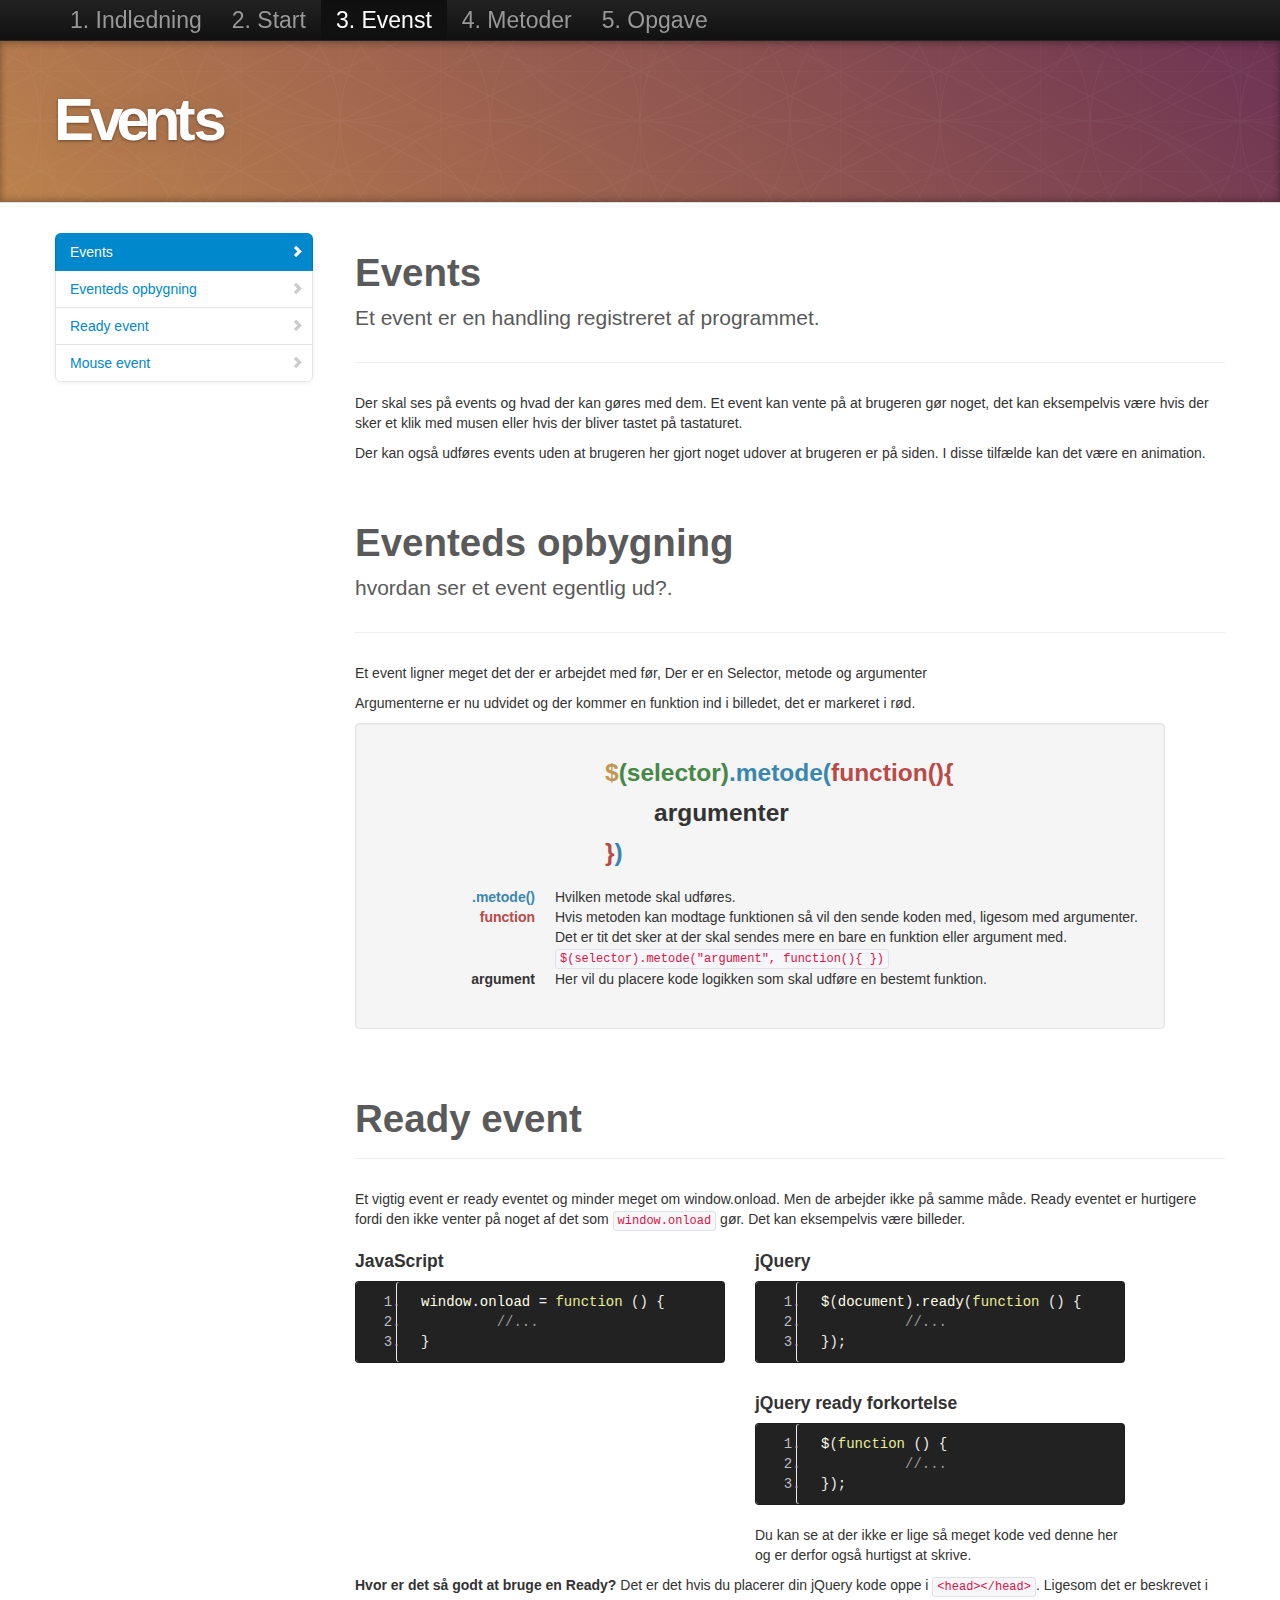
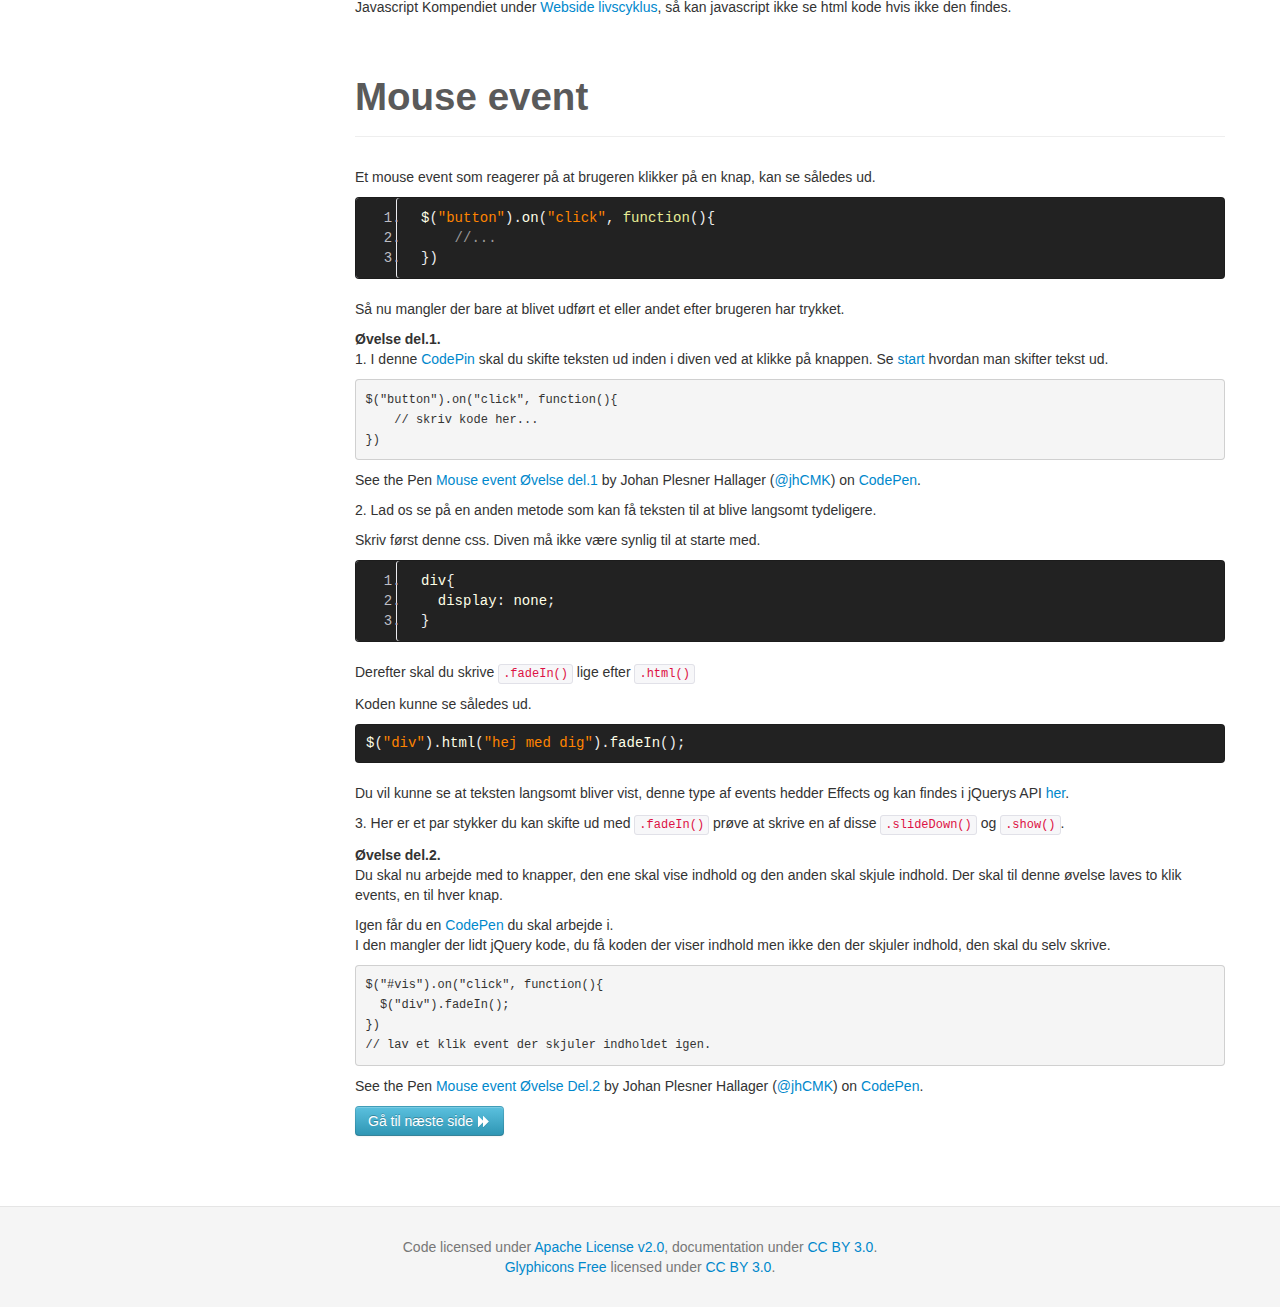
<file: events.html>
﻿<!--
        ?  click addClass gør klar til menuActive opgave
                     removeClass()
                     addClass()
     -->
<!--
    opgave galleri hvad der er
                first()
                next()
                find()
                each()
                is()
                clone()
                show()
                fadeOut()
                appendTo()
                text()
                css()
                prev()
                last()

            traversing opgave/side
                first()
                next()
                find()
                prev()
                last()
                ? each()

            manipulation
                1. opgave/side/afsnit
                        - en simpel opgave der hvordan jquery kan lave om på hvert element uden at bruge en each.
                2. opgave/side/afsnit
                        - en opgave der viser hvordan man arbejder med jquery.
                        a.
                            each()
                            appendTo()
                        b. - vis ikke alle elm med css. en variabel med tal som teller op. each på elm og add tal op i fadeIn. de fader ind, en efter en.
                            - http://codepen.io/jhCMK/pen/DrqFf
                            each()
                            fadeIn()


-->


<!DOCTYPE html>
<html lang="en">
<head>
    <meta charset="utf-8">
    <title>Events</title>
    <meta name="viewport" content="width=device-width, initial-scale=1.0">
    <meta name="description" content="">
    <meta name="author" content="Johan Hallager / JH">

    <!-- Le styles -->
    <link href="assets/css/bootstrap.css" rel="stylesheet">
    <link href="assets/css/bootstrap-responsive.css" rel="stylesheet">
    <link href="assets/css/docs.css" rel="stylesheet">
    <link href="assets/js/google-code-prettify/prettify.css" rel="stylesheet">

    <!-- Le HTML5 shim, for IE6-8 support of HTML5 elements -->
    <!--[if lt IE 9]>
      <script src="assets/js/html5shiv.js"></script>
    <![endif]-->
    <!-- Le fav and touch icons -->
    <link rel="apple-touch-icon-precomposed" sizes="144x144" href="assets/ico/apple-touch-icon-144-precomposed.png">
    <link rel="apple-touch-icon-precomposed" sizes="114x114" href="assets/ico/apple-touch-icon-114-precomposed.png">
    <link rel="apple-touch-icon-precomposed" sizes="72x72" href="assets/ico/apple-touch-icon-72-precomposed.png">
    <link rel="apple-touch-icon-precomposed" href="assets/ico/apple-touch-icon-57-precomposed.png">
    <link rel="shortcut icon" href="assets/ico/favicon.png">
    <link href="assets/css/app.css" rel="stylesheet">
    <style>
        table tbody tr td:first-child {
            min-width: 150px;
        }
    </style>
</head>

<body data-spy="scroll" data-target=".bs-docs-sidebar">

    <!-- Navbar
    ================================================== -->
    <div id="menu" class="navbar navbar-inverse navbar-fixed-top">
        <div class="navbar-inner">
            <div class="container">
                <button type="button" class="btn btn-navbar" data-toggle="collapse" data-target=".nav-collapse">
                    <span class="icon-bar"></span>
                    <span class="icon-bar"></span>
                    <span class="icon-bar"></span>
                </button>
                <!-- <a class="brand" href="./index.html">Bootstrap</a>-->
                <div class="nav-collapse collapse">
                    <ul class="nav">
                        <li class="">
                            <a href="./index.html">1. Indledning</a>
                        </li>
                        <li class="">
                            <a href="./start.html">2. Start</a>
                        </li>
                        <li class="active">
                            <a href="./events.html">3. Evenst</a>
                        </li>
                        <li class="">
                            <a href="./method.html">4. Metoder</a>
                        </li>
                        <!--
            <li class="active">
                <a href="traversing.html">traversing *</a>
            </li>
                -->
                        <li class="">
                            <a href="./opgave.html">5. Opgave</a>
                        </li>
                    </ul>
                </div>
            </div>
        </div>
    </div>

    <!-- Subhead
    ================================================== -->
    <header class="jumbotron subhead" id="overview">
        <div class="container">
            <h1 id="title-name">Events</h1>
        </div>
    </header>


    <div class="container">

        <!-- Docs nav
        ================================================== -->
        <div class="row">
            <div class="span3 bs-docs-sidebar">
                <ul class="nav nav-list bs-docs-sidenav">
                    <!--    <li class="active"><a href="#indledning"><i class="icon-chevron-right"></i>Indledning</a></li>
                    <li><a href="#file-structure"><i class="icon-chevron-right"></i> File structure</a></li>
                    <li><a href="#contents"><i class="icon-chevron-right"></i> What's included</a></li>
                    <li><a href="#html-template"><i class="icon-chevron-right"></i> HTML template</a></li>
                    <li><a href="#examples"><i class="icon-chevron-right"></i> Examples</a></li>
                    <li><a href="#what-next"><i class="icon-chevron-right"></i> What next?</a></li>-->
                </ul>
            </div>
            <div class="span9">



                <section id="Events">
                    <div class="page-header">
                        <h1>Events</h1>
                        <p class="lead">
                            Et event er en handling registreret af programmet.
                        </p>
                    </div>
                    <p>
                        Der skal ses på events og hvad der kan gøres med dem. Et event kan vente på at brugeren gør noget,
                        det kan eksempelvis være hvis der sker et klik med musen eller hvis der bliver tastet på tastaturet.
                    </p>
                    <p>
                        Der kan også udføres events uden at brugeren her gjort noget udover at brugeren er på siden. I disse tilfælde kan det være en animation.
                    </p>
                </section>

                <section id="Eventeds-opbygning">
                    <div class="page-header">
                        <h1>Eventeds opbygning</h1>
                        <p class="lead">hvordan ser et event egentlig ud?.</p>
                    </div>
                    <p>Et event ligner meget det der er arbejdet med før, Der er en Selector, metode og argumenter</p>
                    <p>Argumenterne er nu udvidet og der kommer en funktion ind i billedet, det er markeret i rød.</p>
                    <div class="row">
                        <div class=" span8 well">
                            <div class="offset2">
                                <h3 class="">
                                    <span class="text-warning">$</span><span class="text-success">(selector)</span><span class="text-info">.metode(</span><span class="text-error">function(){</span><br />
                                    &emsp;&emsp;<span>argumenter</span>
                                    <br />
                                    <span class="text-error">}</span><span class="text-info">)</span>
                                </h3>
                            </div>
                            <dl class="dl-horizontal">
                                <dt class="text-info">.metode()</dt>
                                <dd>Hvilken metode skal udføres.</dd>
                                <dt class="text-error">function</dt>
                                <dd>
                                    Hvis metoden kan modtage funktionen så vil den sende koden med, ligesom med argumenter.
                                    Det er tit det sker at der skal sendes mere en bare en funktion eller argument med.
                                    <code> $(selector).metode("argument", function(){  })</code>
                                </dd>
                                <dt>argument</dt>
                                <dd>Her vil du placere kode logikken som skal udføre en bestemt funktion.</dd>
                            </dl>
                        </div>
                    </div>
                </section>
                <section id="Ready_event">
                    <div class="page-header">
                        <h1>Ready event</h1>
                    </div>
                    <p>
                        Et vigtig event er ready eventet og minder meget om window.onload. Men de arbejder ikke på samme måde.
                        Ready eventet er hurtigere fordi den ikke venter på noget af det som <code>window.onload</code> gør. Det kan eksempelvis være billeder.
                    </p>
                    <div class="row">
                        <div class="span4">
                            <h4>JavaScript</h4>
                            <pre class="prettyprint linenums">window.onload = function () {
         //...
}</pre>
                        </div>
                        <div class="span4">
                            <h4>jQuery</h4>
                            <pre class="prettyprint linenums">$(document).ready(function () {
          //...
});</pre>
                        </div>

                        <div class="span4 offset4">
                            <h4>jQuery ready forkortelse</h4>
                            <pre class="prettyprint linenums">$(function () {
          //...
});</pre>
                            <p>Du kan se at der ikke er lige så meget kode ved denne her og er derfor også hurtigst at skrive.</p>
                        </div>
                    </div>
                    <p>
                        <strong> Hvor er det så godt at bruge en Ready?</strong> Det er det hvis du placerer din jQuery kode oppe i <code>&lt;head&gt;&lt;/head&gt;</code>.
                        Ligesom det er beskrevet i Javascript Kompendiet under <a target="_blank" href="http://jhrts.github.io/javascript/dom.html#Webside-livscyklus">Webside livscyklus</a>, så kan javascript ikke se html kode hvis ikke den findes.
                    </p>

                </section>
                <section id="Mouse-event">
                    <div class="page-header">
                        <h1>Mouse event</h1>
                    </div>
                    <p>
                        Et mouse event som reagerer på at brugeren klikker på en knap, kan se således ud.
                    </p>

                    <pre class="prettyprint linenums">$("button").on("click", function(){
    //...
})</pre>
                    <p>Så nu mangler der bare at blivet udført et eller andet efter brugeren har trykket.</p>
                    <strong>Øvelse del.1.</strong>
                    <p>1. I denne <a href="http://codepen.io/jhCMK/pen/meJzh">CodePin</a> skal du skifte teksten ud inden i diven ved at klikke på knappen. Se  <a href="start.html#Metoder">start</a> hvordan man skifter tekst ud.</p>
                    <!--CODEPIN-->
                    <div data-height="136" data-theme-id="0" data-slug-hash="meJzh" data-default-tab="js" class='codepen'>
                        <pre><code>$(&quot;button&quot;).on(&quot;click&quot;, function(){
    &#x2F;&#x2F; skriv kode her...
})</code></pre>
                        <p>See the Pen <a href='http://codepen.io/jhCMK/pen/meJzh'>Mouse event Øvelse del.1</a> by Johan Plesner Hallager (<a href='http://codepen.io/jhCMK'>@jhCMK</a>) on <a href='http://codepen.io'>CodePen</a>.</p>
                    </div>
                    <!--CODEPIN END-->

                    <p>2. Lad os se på en anden metode som kan få teksten til at blive langsomt tydeligere.</p>
                    <p>Skriv først denne css. Diven må ikke være synlig til at starte med.</p>
                    <pre class="prettyprint linenums">div{
  display: none;
}</pre>
                    <p>Derefter skal du skrive <code>.fadeIn()</code> lige efter <code>.html()</code></p>
                    <p>Koden kunne se således ud.</p>
                    <pre class="prettyprint">$("div").html("hej med dig").fadeIn();</pre>
                    <p>Du vil kunne se at teksten langsomt bliver vist, denne type af events hedder Effects og kan findes i jQuerys API <a href="http://api.jquery.com/category/effects/">her</a>.</p>
                    <p>3. Her er et par stykker du kan skifte ud med <code>.fadeIn()</code> prøve at skrive en af disse <code>.slideDown()</code> og <code>.show()</code>.</p>

                    <strong>Øvelse del.2.</strong>
                    <p>Du skal nu arbejde med to knapper, den ene skal vise indhold og den anden skal skjule indhold. Der skal til denne øvelse laves to klik events, en til hver knap.</p>
                    <p>
                        Igen får du en <a href="http://codepen.io/jhCMK/pen/LkAsv">CodePen</a> du skal arbejde i. <br />
                        I den mangler der lidt jQuery kode, du få koden der viser indhold men ikke den der skjuler indhold, den skal du selv skrive.
                    </p>
                    <!--CODEPIN -->
                    <div data-height="190" data-theme-id="0" data-slug-hash="LkAsv" data-default-tab="js" class='codepen'>
                        <pre><code>$(&quot;#vis&quot;).on(&quot;click&quot;, function(){
  $(&quot;div&quot;).fadeIn();
})
&#x2F;&#x2F; lav et klik event der skjuler indholdet igen.
</code></pre>
                        <p>See the Pen <a href='http://codepen.io/jhCMK/pen/LkAsv'>Mouse event Øvelse Del.2</a> by Johan Plesner Hallager (<a href='http://codepen.io/jhCMK'>@jhCMK</a>) on <a href='http://codepen.io'>CodePen</a>.</p>
                    </div>
                    <!--CODEPIN END-->
                 

                </section>



                <a class="toTop btn btn-info ">Gå til næste side <i class="icon-forward icon-white"></i></a>

            </div>
        </div>

    </div>


    <!-- Footer
    ================================================== -->
    <footer class="footer">
        <div class="container">
            <p>Code licensed under <a href="http://www.apache.org/licenses/LICENSE-2.0" target="_blank">Apache License v2.0</a>, documentation under <a href="http://creativecommons.org/licenses/by/3.0/">CC BY 3.0</a>.</p>
            <p><a href="http://glyphicons.com">Glyphicons Free</a> licensed under <a href="http://creativecommons.org/licenses/by/3.0/">CC BY 3.0</a>.</p>
        </div>
    </footer>

    <div>
        <!--  <a href="#myModal" role="button" class="btn" data-toggle="modal">TODO`S</a>


        <div id="myModal" class="modal hide fade" tabindex="-1" role="dialog" aria-labelledby="myModalLabel" aria-hidden="true">
            <div class="modal-header">
                <button type="button" class="close" data-dismiss="modal" aria-hidden="true">×</button>
                <h3 id="myModalLabel">TODO´S</h3>
            </div>
            <div class="modal-body">
            </div>
            <div class="modal-footer">
                <button class="btn" data-dismiss="modal" aria-hidden="true">Close</button>
            </div>
        </div>-->

    </div>

    <!-- Le javascript
    ================================================== -->
    <!-- Placed at the end of the document so the pages load faster -->
    <script type="text/javascript" src="http://platform.twitter.com/widgets.js"></script>
    <script src="assets/js/jquery.js"></script>
    <script src="assets/js/bootstrap-transition.js"></script>
    <script src="assets/js/bootstrap-alert.js"></script>
    <script src="assets/js/bootstrap-modal.js"></script>
    <script src="assets/js/bootstrap-dropdown.js"></script>
    <script src="assets/js/bootstrap-scrollspy.js"></script>
    <script src="assets/js/bootstrap-tab.js"></script>
    <script src="assets/js/bootstrap-tooltip.js"></script>
    <script src="assets/js/bootstrap-popover.js"></script>
    <script src="assets/js/bootstrap-button.js"></script>
    <script src="assets/js/bootstrap-collapse.js"></script>
    <script src="assets/js/bootstrap-carousel.js"></script>
    <script src="assets/js/bootstrap-typeahead.js"></script>
    <script src="assets/js/bootstrap-affix.js"></script>

    <script src="assets/js/holder/holder.js"></script>
    <script src="assets/js/google-code-prettify/prettify.js"></script>
    <script async src="http://codepen.io/assets/embed/ei.js"></script>
    <script src="assets/js/TweenMax.min.js"></script>
    <script src="assets/js/application.js"></script>
    <script src="assets/js/app.js"></script>
    <script type="text/javascript">
        tl.staggerFrom("#title-name span", 0.8, { left: 200, ease: Back.easeOut }, 0.06, "go").to("#logo", 0.8, { width: "50%", height: "50%", top: -50, left: "50%", ease: Back.easeOut }, "go+=0.35")
        //.to(".subhead", 0.8, { height: 168 }, "-=0.3")
        ;

    </script>
</body>
</html>
</file>
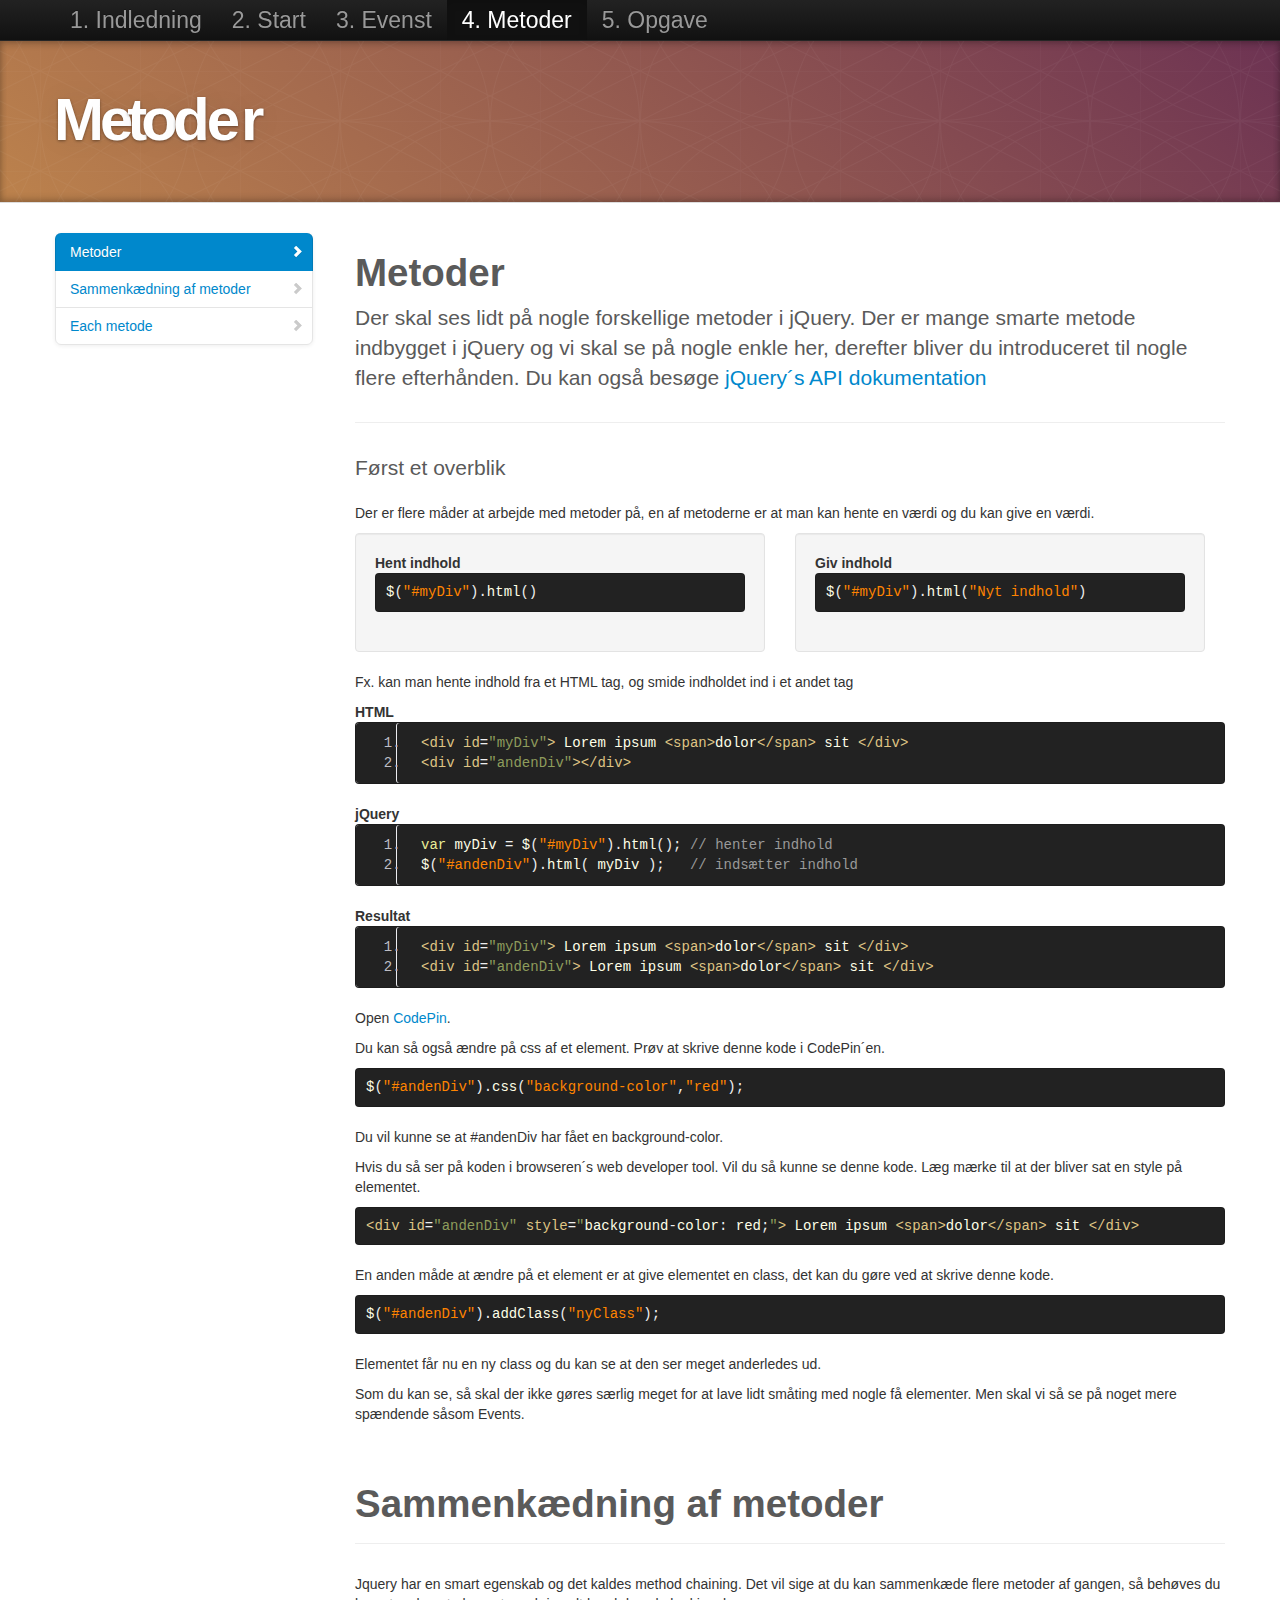
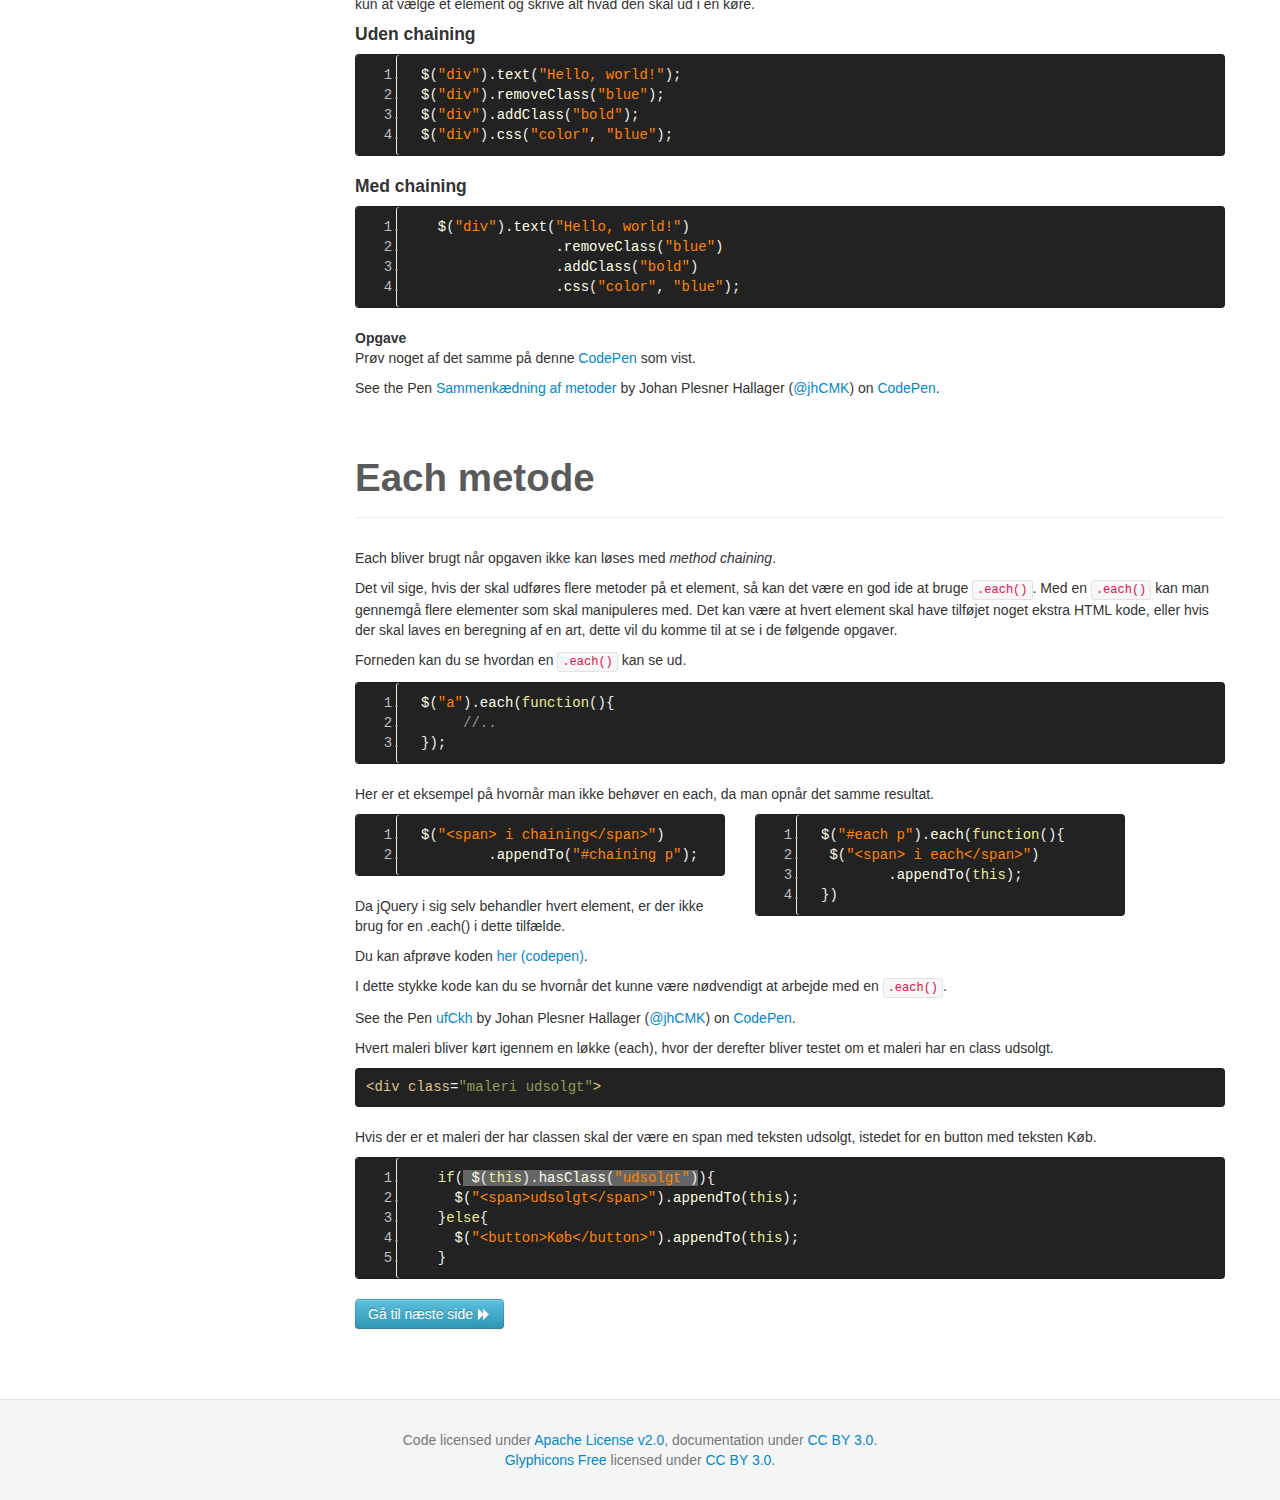
<file: method.html>
﻿<!DOCTYPE html>
<html lang="en">
<head>
    <meta charset="utf-8">
    <title>Events</title>
    <meta name="viewport" content="width=device-width, initial-scale=1.0">
    <meta name="description" content="">
    <meta name="author" content="Johan Hallager / JH">

    <!-- Le styles -->
    <link href="assets/css/bootstrap.css" rel="stylesheet">
    <link href="assets/css/bootstrap-responsive.css" rel="stylesheet">
    <link href="assets/css/docs.css" rel="stylesheet">
    <link href="assets/js/google-code-prettify/prettify.css" rel="stylesheet">

    <!-- Le HTML5 shim, for IE6-8 support of HTML5 elements -->
    <!--[if lt IE 9]>
      <script src="assets/js/html5shiv.js"></script>
    <![endif]-->
    <!-- Le fav and touch icons -->
    <link rel="apple-touch-icon-precomposed" sizes="144x144" href="assets/ico/apple-touch-icon-144-precomposed.png">
    <link rel="apple-touch-icon-precomposed" sizes="114x114" href="assets/ico/apple-touch-icon-114-precomposed.png">
    <link rel="apple-touch-icon-precomposed" sizes="72x72" href="assets/ico/apple-touch-icon-72-precomposed.png">
    <link rel="apple-touch-icon-precomposed" href="assets/ico/apple-touch-icon-57-precomposed.png">
    <link rel="shortcut icon" href="assets/ico/favicon.png">
    <link href="assets/css/app.css" rel="stylesheet">
    <style>
        table tbody tr td:first-child {
            min-width: 150px;
        }
    </style>
</head>

<body data-spy="scroll" data-target=".bs-docs-sidebar">

    <!-- Navbar
    ================================================== -->
    <div id="menu" class="navbar navbar-inverse navbar-fixed-top">
        <div class="navbar-inner">
            <div class="container">
                <button type="button" class="btn btn-navbar" data-toggle="collapse" data-target=".nav-collapse">
                    <span class="icon-bar"></span>
                    <span class="icon-bar"></span>
                    <span class="icon-bar"></span>
                </button>
                <!-- <a class="brand" href="./index.html">Bootstrap</a>-->
                <div class="nav-collapse collapse">
                    <ul class="nav">
                        <li class="">
                            <a href="./index.html">1. Indledning</a>
                        </li>
                        <li class="">
                            <a href="./start.html">2. Start</a>
                        </li>
                        <li class="">
                            <a href="./events.html">3. Evenst</a>
                        </li>
                        <li class="active">
                            <a href="./method.html">4. Metoder</a>
                        </li>
                        <!--
            <li class="active">
                <a href="traversing.html">traversing *</a>
            </li>
                -->
                        <li class="">
                            <a href="./opgave.html">5. Opgave</a>
                        </li>
                    </ul>
                </div>
            </div>
        </div>
    </div>

    <!-- Subhead
    ================================================== -->
    <header class="jumbotron subhead" id="overview">
        <div class="container">
            <h1 id="title-name">Metoder</h1>
        </div>
    </header>


    <div class="container">

        <!-- Docs nav
        ================================================== -->
        <div class="row">
            <div class="span3 bs-docs-sidebar">
                <ul class="nav nav-list bs-docs-sidenav">
                    <!--    <li class="active"><a href="#indledning"><i class="icon-chevron-right"></i>Indledning</a></li>
                    <li><a href="#file-structure"><i class="icon-chevron-right"></i> File structure</a></li>
                    <li><a href="#contents"><i class="icon-chevron-right"></i> What's included</a></li>
                    <li><a href="#html-template"><i class="icon-chevron-right"></i> HTML template</a></li>
                    <li><a href="#examples"><i class="icon-chevron-right"></i> Examples</a></li>
                    <li><a href="#what-next"><i class="icon-chevron-right"></i> What next?</a></li>-->
                </ul>
            </div>
            <div class="span9">


                <section id="Metoder">
                    <div class="page-header">
                        <h1>Metoder</h1>
                        <p class="lead">
                            Der skal ses lidt på nogle forskellige metoder i jQuery. Der er mange smarte metode indbygget i jQuery og
                            vi skal se på nogle enkle her, derefter bliver du introduceret til nogle flere efterhånden.
                            Du kan også besøge <a href="http://api.jquery.com">jQuery´s API dokumentation</a>
                        </p>
                    </div>
                    <p class="lead">Først et overblik</p>
                    <p>
                        Der er flere måder at arbejde med metoder på, en af metoderne er at man kan hente en værdi og du kan give en værdi.
                    </p>
                    <div class="row">
                        <div class="span4 well">
                            <strong>Hent indhold</strong>
                            <pre class="prettyprint ">$("#myDiv").html()</pre>
                        </div>
                        <div class="span4 well">
                            <strong>Giv indhold</strong>
                            <pre class="prettyprint ">$("#myDiv").html("Nyt indhold")</pre>
                        </div>
                    </div>
                    <p>Fx. kan man hente indhold fra et HTML tag, og smide indholdet ind i et andet tag</p>
                    <strong>HTML</strong>
                    <pre class="prettyprint linenums">
&lt;div id=&quot;myDiv&quot;&gt; Lorem ipsum &lt;span&gt;dolor&lt;/span&gt; sit &lt;/div&gt;
&lt;div id=&quot;andenDiv&quot;&gt;&lt;/div&gt;
</pre>
                    <strong>jQuery</strong>
                    <pre class="prettyprint linenums">
var myDiv = $("#myDiv").html(); // henter indhold
$("#andenDiv").html( myDiv );   // indsætter indhold
</pre>
                    <strong>Resultat</strong>
                    <pre class="prettyprint linenums">
&lt;div id=&quot;myDiv&quot;&gt; Lorem ipsum &lt;span&gt;dolor&lt;/span&gt; sit &lt;/div&gt;
&lt;div id=&quot;andenDiv&quot;&gt; Lorem ipsum &lt;span&gt;dolor&lt;/span&gt; sit &lt;/div&gt;
</pre>
                    <p>Open <a target="_blank" href="http://codepen.io/jhCMK/pen/ykvEb">CodePin</a>.</p>
                    <p>
                        Du kan så også ændre på css af et element. Prøv at skrive denne kode i CodePin´en.
                    </p>
                    <pre class="prettyprint">$("#andenDiv").css("background-color","red");</pre>
                    <p>Du vil kunne se at #andenDiv har fået en background-color.</p>
                    <p>Hvis du så ser på koden i browseren´s web developer tool. Vil du så kunne se denne kode. Læg mærke til at der bliver sat en style på elementet.</p>
                    <pre class="prettyprint">&lt;div id=&quot;andenDiv&quot; style=&quot;background-color: red;&quot;&gt; Lorem ipsum &lt;span&gt;dolor&lt;/span&gt; sit &lt;/div&gt;</pre>
                    <p>En anden måde at ændre på et element er at give elementet en class, det kan du gøre ved at skrive denne kode.</p>
                    <pre class="prettyprint">$("#andenDiv").addClass("nyClass");</pre>
                    <p>Elementet får nu en ny class og du kan se at den ser meget anderledes ud.</p>
                    <p>Som du kan se, så skal der ikke gøres særlig meget for at lave lidt småting med nogle få elementer. Men skal vi så se på noget mere spændende såsom Events.</p>

                </section>

                <section id="Sammenkædning-metoder">
                    <div class="page-header">
                        <h1>Sammenkædning af metoder</h1>
                    </div>
                    <p>
                        Jquery har en smart egenskab og det kaldes method chaining.
                        Det vil sige at du kan sammenkæde flere metoder af gangen,
                        så behøves du kun at vælge et element og skrive alt hvad den skal ud i en køre.
                    </p>

                    <h4>Uden chaining</h4>
                    <pre class="prettyprint linenums">$("div").text("Hello, world!");
$("div").removeClass("blue");
$("div").addClass("bold");
$("div").css("color", "blue");   
</pre>

                    <h4>Med chaining</h4>
                    <pre class="prettyprint linenums">  $("div").text("Hello, world!")
                .removeClass("blue")
                .addClass("bold")
                .css("color", "blue");    
</pre>

                    <strong>Opgave</strong>
                    <p>Prøv noget af det samme på denne <a href="http://codepen.io/jhCMK/pen/rqfga">CodePen</a> som vist.</p>
                    <!-- codepen -->
                    <p data-height="268" data-theme-id="0" data-slug-hash="rqfga" data-default-tab="result" class='codepen'>See the Pen <a href='http://codepen.io/jhCMK/pen/rqfga'>Sammenkædning af metoder</a> by Johan Plesner Hallager (<a href='http://codepen.io/jhCMK'>@jhCMK</a>) on <a href='http://codepen.io'>CodePen</a>.</p>
                    <!-- end codepen -->

                </section>

                <section id="Each-metode">
                    <div class="page-header">
                        <h1>Each metode</h1>
                    </div>
                    <p>Each bliver brugt når opgaven ikke kan løses med <i>method chaining</i>.</p>
                    <p>
                        Det vil sige, hvis der skal udføres flere metoder på et element, så kan det være en god ide at bruge <code>.each()</code>.
                        Med en <code>.each()</code> kan man gennemgå flere elementer som skal manipuleres med.
                        Det kan være at hvert element skal have tilføjet noget ekstra HTML kode,
                        eller hvis der skal laves en beregning af en art, dette vil du komme til at se i de følgende opgaver.
                    </p>
                    <p>
                        Forneden kan du se hvordan en <code>.each()</code> kan se ud.
                    </p>
                    <pre class="prettyprint linenums">$("a").each(function(){
     //.. 
});
</pre>
                    <p>Her er et eksempel på hvornår man ikke behøver en each, da man opnår det samme resultat.</p>
                    <div class="row">
                        <div class="span4">
                            <pre class="linenums prettyprint">$("&lt;span&gt; i chaining&lt;/span&gt;")
        .appendTo("#chaining p");</pre>
                            <p>Da jQuery i sig selv behandler hvert element, er der ikke brug for en .each() i dette tilfælde.</p>
                            <p>Du kan afprøve koden <a href="http://codepen.io/jhCMK/pen/teEpH">her (codepen)</a>.</p>
                        </div>
                        <div class="span4">
                            <pre class="linenums prettyprint">$("#each p").each(function(){
 $("&lt;span&gt; i each&lt;/span&gt;")
        .appendTo(this);
}) </pre>
                        </div>

                    </div>
                    <p>
                        I dette stykke kode kan du se hvornår det kunne være nødvendigt at arbejde med en <code>.each()</code>.
                    </p>
                    <!-- CodePen -->
                    <p data-height="300" data-theme-id="0" data-slug-hash="ufCkh" data-default-tab="js" class='codepen'>See the Pen <a href='http://codepen.io/jhCMK/pen/ufCkh'>ufCkh</a> by Johan Plesner Hallager (<a href='http://codepen.io/jhCMK'>@jhCMK</a>) on <a href='http://codepen.io'>CodePen</a>.</p>

                    <!-- end CodePen -->
                    <p>
                        Hvert maleri bliver kørt igennem en løkke (each), hvor der derefter bliver testet om et maleri har en class udsolgt.
                    </p>
                    <pre class="prettyprint">&lt;div class=&quot;maleri udsolgt&quot;&gt;</pre>
                    <p>
                        Hvis der er et maleri der har classen skal der være en span med teksten udsolgt, istedet for en button med teksten Køb.
                    </p>
                    <pre class="prettyprint linenums">  if(<span class="highlight"> $(this).hasClass("udsolgt")</span>){
    $("&lt;span&gt;udsolgt&lt;/span&gt;").appendTo(this);
  }else{
    $("&lt;button&gt;K&#248;b&lt;/button&gt;").appendTo(this);
  }</pre>
                </section>


                <!-- en jquery animate?? -->


                <a class="toTop btn btn-info ">Gå til næste side <i class="icon-forward icon-white"></i></a>

            </div>
        </div>

    </div>


    <!-- Footer
    ================================================== -->
    <footer class="footer">
        <div class="container">
            <p>Code licensed under <a href="http://www.apache.org/licenses/LICENSE-2.0" target="_blank">Apache License v2.0</a>, documentation under <a href="http://creativecommons.org/licenses/by/3.0/">CC BY 3.0</a>.</p>
            <p><a href="http://glyphicons.com">Glyphicons Free</a> licensed under <a href="http://creativecommons.org/licenses/by/3.0/">CC BY 3.0</a>.</p>
        </div>
    </footer>

    <div>
        <!--  <a href="#myModal" role="button" class="btn" data-toggle="modal">TODO`S</a>


        <div id="myModal" class="modal hide fade" tabindex="-1" role="dialog" aria-labelledby="myModalLabel" aria-hidden="true">
            <div class="modal-header">
                <button type="button" class="close" data-dismiss="modal" aria-hidden="true">×</button>
                <h3 id="myModalLabel">TODO´S</h3>
            </div>
            <div class="modal-body">
            </div>
            <div class="modal-footer">
                <button class="btn" data-dismiss="modal" aria-hidden="true">Close</button>
            </div>
        </div>-->

    </div>

    <!-- Le javascript
    ================================================== -->
    <!-- Placed at the end of the document so the pages load faster -->
    <script type="text/javascript" src="http://platform.twitter.com/widgets.js"></script>
    <script src="assets/js/jquery.js"></script>
    <script src="assets/js/bootstrap-transition.js"></script>
    <script src="assets/js/bootstrap-alert.js"></script>
    <script src="assets/js/bootstrap-modal.js"></script>
    <script src="assets/js/bootstrap-dropdown.js"></script>
    <script src="assets/js/bootstrap-scrollspy.js"></script>
    <script src="assets/js/bootstrap-tab.js"></script>
    <script src="assets/js/bootstrap-tooltip.js"></script>
    <script src="assets/js/bootstrap-popover.js"></script>
    <script src="assets/js/bootstrap-button.js"></script>
    <script src="assets/js/bootstrap-collapse.js"></script>
    <script src="assets/js/bootstrap-carousel.js"></script>
    <script src="assets/js/bootstrap-typeahead.js"></script>
    <script src="assets/js/bootstrap-affix.js"></script>

    <script src="assets/js/holder/holder.js"></script>
    <script src="assets/js/google-code-prettify/prettify.js"></script>
    <script async src="http://codepen.io/assets/embed/ei.js"></script>
    <script src="assets/js/TweenMax.min.js"></script>
    <script src="assets/js/application.js"></script>
    <script src="assets/js/app.js"></script>
    <script type="text/javascript">
        tl.staggerFrom("#title-name span", 0.8, { left: 200, ease: Back.easeOut }, 0.06, "go").to("#logo", 0.8, { width: "50%", height: "50%", top: -50, left: "50%", ease: Back.easeOut }, "go+=0.35")
        //.to(".subhead", 0.8, { height: 168 }, "-=0.3")
        ;

    </script>
</body>
</html>
</file>
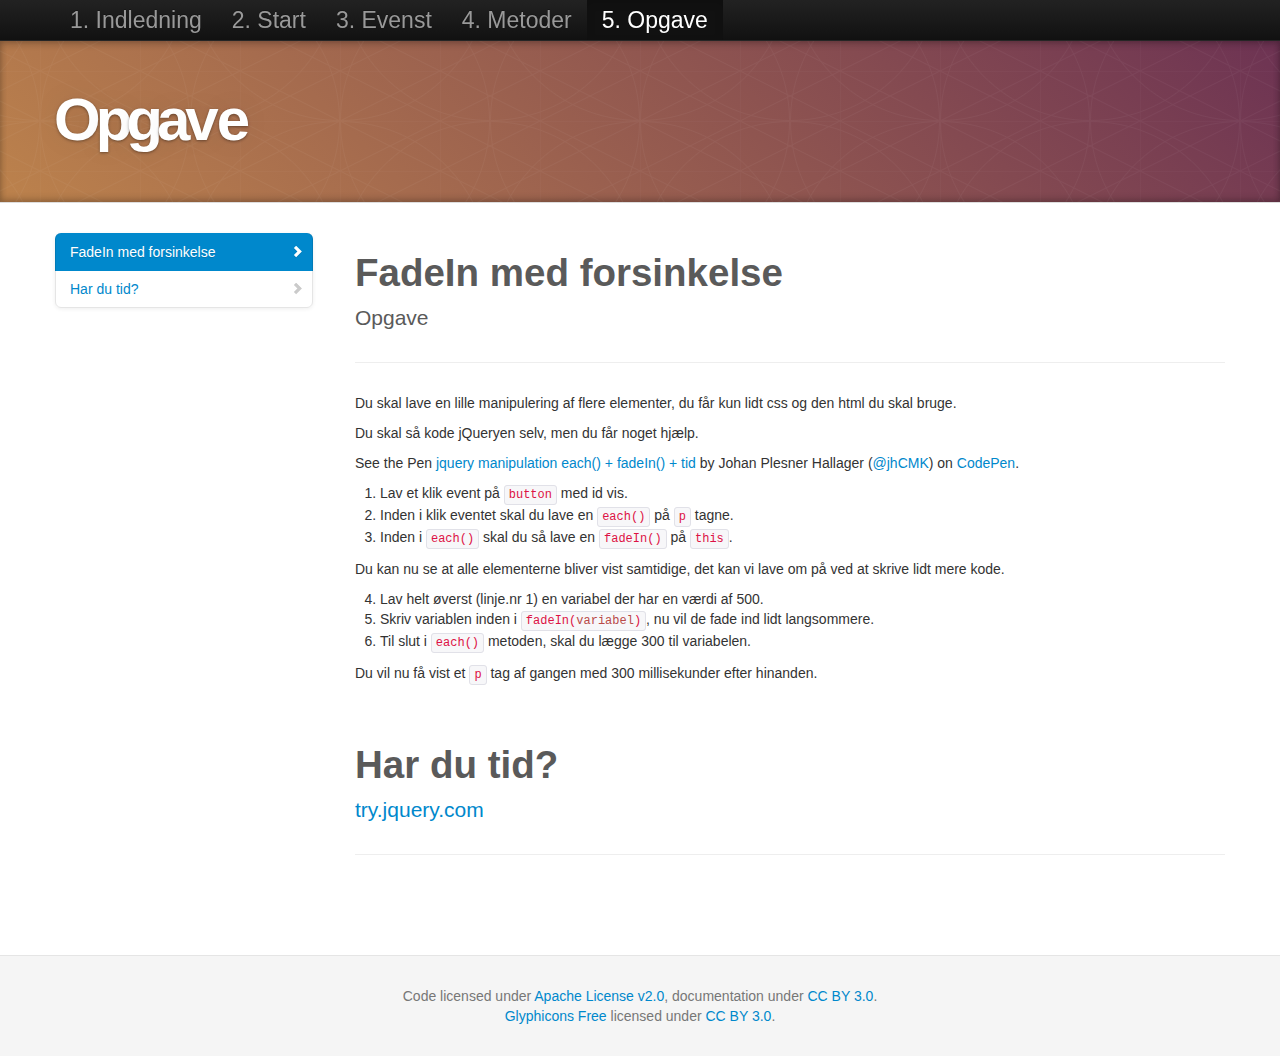
<file: opgave.html>
﻿<!DOCTYPE html>
<html lang="en">
<head>
    <meta charset="utf-8">
    <title>Opgave</title>
    <meta name="viewport" content="width=device-width, initial-scale=1.0">
    <meta name="description" content="">
    <meta name="author" content="Johan Hallager / JH">

    <!-- Le styles -->
    <link href="assets/css/bootstrap.css" rel="stylesheet">
    <link href="assets/css/bootstrap-responsive.css" rel="stylesheet">
    <link href="assets/css/docs.css" rel="stylesheet">
    <link href="assets/js/google-code-prettify/prettify.css" rel="stylesheet">

    <!-- Le HTML5 shim, for IE6-8 support of HTML5 elements -->
    <!--[if lt IE 9]>
      <script src="assets/js/html5shiv.js"></script>
    <![endif]-->
    <!-- Le fav and touch icons -->
    <link rel="apple-touch-icon-precomposed" sizes="144x144" href="assets/ico/apple-touch-icon-144-precomposed.png">
    <link rel="apple-touch-icon-precomposed" sizes="114x114" href="assets/ico/apple-touch-icon-114-precomposed.png">
    <link rel="apple-touch-icon-precomposed" sizes="72x72" href="assets/ico/apple-touch-icon-72-precomposed.png">
    <link rel="apple-touch-icon-precomposed" href="assets/ico/apple-touch-icon-57-precomposed.png">
    <link rel="shortcut icon" href="assets/ico/favicon.png">
    <link href="assets/css/app.css" rel="stylesheet">
    <style>
        table tbody tr td:first-child {
            min-width: 150px;
        }
    </style>
</head>

<body data-spy="scroll" data-target=".bs-docs-sidebar">

    <!-- Navbar
    ================================================== -->
    <div id="menu" class="navbar navbar-inverse navbar-fixed-top">
        <div class="navbar-inner">
            <div class="container">
                <button type="button" class="btn btn-navbar" data-toggle="collapse" data-target=".nav-collapse">
                    <span class="icon-bar"></span>
                    <span class="icon-bar"></span>
                    <span class="icon-bar"></span>
                </button>
                <!-- <a class="brand" href="./index.html">Bootstrap</a>-->
                <div class="nav-collapse collapse">
                    <ul class="nav">
                        <li class="">
                            <a href="./index.html">1. Indledning</a>
                        </li>
                        <li class="">
                            <a href="./start.html">2. Start</a>
                        </li>
                        <li class="">
                            <a href="./events.html">3. Evenst</a>
                        </li>
                        <li class="">
                            <a href="./method.html">4. Metoder</a>
                        </li>
                        <!--
            <li class="active">
                <a href="traversing.html">traversing *</a>
            </li>
                -->
                        <li class="active">
                            <a href="./opgave.html">5. Opgave</a>
                        </li>
                    </ul>
                </div>
            </div>
        </div>
    </div>

    <!-- Subhead
    ================================================== -->
    <header class="jumbotron subhead" id="overview">
        <div class="container">
            <h1 id="title-name">Opgave</h1>
        </div>
    </header>


    <div class="container">

        <!-- Docs nav
        ================================================== -->
        <div class="row">
            <div class="span3 bs-docs-sidebar">
                <ul class="nav nav-list bs-docs-sidenav">
                    <!--    <li class="active"><a href="#indledning"><i class="icon-chevron-right"></i>Indledning</a></li>
                    <li><a href="#file-structure"><i class="icon-chevron-right"></i> File structure</a></li>
                    <li><a href="#contents"><i class="icon-chevron-right"></i> What's included</a></li>
                    <li><a href="#html-template"><i class="icon-chevron-right"></i> HTML template</a></li>
                    <li><a href="#examples"><i class="icon-chevron-right"></i> Examples</a></li>
                    <li><a href="#what-next"><i class="icon-chevron-right"></i> What next?</a></li>-->
                </ul>
            </div>
            <div class="span9">

                <!--

                        manipulation
                        1. opgave/side/afsnit
                              
                        2. opgave/side/afsnit
                                - en opgave der viser hvordan man arbejder med jquery.
                                a. 
                                    each()
                                    appendTo()
                                b. - vis ikke alle elm med css. en variabel med tal som teller op. each på elm og add tal op i fadeIn. de fader ind, en efter en.
                                    - http://codepen.io/jhCMK/pen/DrqFf
                                    each()
                                    fadeIn()


                -->
               <!-- <section>
                    <div class="page-header">
                        <h1>intro?? *</h1>
                        <p class="lead">

                        </p>
                    </div>
                </section>
                -->
             

                <section id="FadeIn-med-forsinkelse">
                    <div class="page-header">
                        <h1>FadeIn med forsinkelse</h1>
                        <p class="lead">
                            Opgave
                        </p>
                    </div>
                    <p>
                        Du skal lave en lille manipulering af flere elementer, du får kun lidt css og den html du skal bruge.
                    </p>
                    <p>
                        Du skal så kode jQueryen selv, men du får noget hjælp.
                    </p>
                    <!-- codePin -->
                    <p data-height="250" data-theme-id="0" data-slug-hash="DrqFf" data-default-tab="html" class='codepen'>See the Pen <a href='http://codepen.io/jhCMK/pen/DrqFf'>jquery manipulation each() +  fadeIn() + tid</a> by Johan Plesner Hallager (<a href='http://codepen.io/jhCMK'>@jhCMK</a>) on <a href='http://codepen.io'>CodePen</a>.</p>
                    <!-- end codePin -->

                    <ol>
                        <li>Lav et klik event på <code>button</code> med id vis.</li>
                        <li>Inden i klik eventet skal du lave en <code>each()</code> på <code>p</code> tagne.</li>
                        <li>Inden i <code>each()</code> skal du så lave en <code>fadeIn()</code> på <code>this</code>.</li>
                    </ol>
                    <p>Du kan nu se at alle elementerne bliver vist samtidige, det kan vi lave om på ved at skrive lidt mere kode.</p>
                    <ol start="4">
                        <li>Lav helt øverst (linje.nr 1) en variabel der har en værdi af 500.</li>
                        <li>Skriv variablen inden i <code>fadeIn(<span class="text-error">variabel</span>)</code>, nu vil de fade ind lidt langsommere.</li>
                        <li>Til slut i <code>each()</code> metoden, skal du lægge 300 til variabelen.</li>
                    </ol>
                    <p>Du vil nu få vist et <code>p</code> tag af gangen med 300 millisekunder efter hinanden.</p>

                    <!--
                        // løsning

            var tid = 500;
            $("#vis").on("click", function(){
              $("p").each(function(){
                $(this).fadeIn(tid);
                tid+=300;
              });
            })

        -->

                </section>

                <section id="tryJQ">
                    <div class="page-header">
                        <h1>Har du tid?</h1>
                        <p class="lead"><a href="http://try.jquery.com">try.jquery.com</a></p>
                    </div>
                </section>

                    <!--a class="toTop btn btn-info ">Gå til næste side <i class="icon-forward icon-white"></i></a-->

</div>
        </div>

    </div>


    <!-- Footer
    ================================================== -->
    <footer class="footer">
        <div class="container">
            <p>Code licensed under <a href="http://www.apache.org/licenses/LICENSE-2.0" target="_blank">Apache License v2.0</a>, documentation under <a href="http://creativecommons.org/licenses/by/3.0/">CC BY 3.0</a>.</p>
            <p><a href="http://glyphicons.com">Glyphicons Free</a> licensed under <a href="http://creativecommons.org/licenses/by/3.0/">CC BY 3.0</a>.</p>
        </div>
    </footer>

    <div>
        <!--  <a href="#myModal" role="button" class="btn" data-toggle="modal">TODO`S</a>


        <div id="myModal" class="modal hide fade" tabindex="-1" role="dialog" aria-labelledby="myModalLabel" aria-hidden="true">
            <div class="modal-header">
                <button type="button" class="close" data-dismiss="modal" aria-hidden="true">×</button>
                <h3 id="myModalLabel">TODO´S</h3>
            </div>
            <div class="modal-body">
            </div>
            <div class="modal-footer">
                <button class="btn" data-dismiss="modal" aria-hidden="true">Close</button>
            </div>
        </div>-->

    </div>

    <!-- Le javascript
    ================================================== -->
    <!-- Placed at the end of the document so the pages load faster -->
    <script type="text/javascript" src="http://platform.twitter.com/widgets.js"></script>
    <script src="assets/js/jquery.js"></script>
    <script src="assets/js/bootstrap-transition.js"></script>
    <script src="assets/js/bootstrap-alert.js"></script>
    <script src="assets/js/bootstrap-modal.js"></script>
    <script src="assets/js/bootstrap-dropdown.js"></script>
    <script src="assets/js/bootstrap-scrollspy.js"></script>
    <script src="assets/js/bootstrap-tab.js"></script>
    <script src="assets/js/bootstrap-tooltip.js"></script>
    <script src="assets/js/bootstrap-popover.js"></script>
    <script src="assets/js/bootstrap-button.js"></script>
    <script src="assets/js/bootstrap-collapse.js"></script>
    <script src="assets/js/bootstrap-carousel.js"></script>
    <script src="assets/js/bootstrap-typeahead.js"></script>
    <script src="assets/js/bootstrap-affix.js"></script>

    <script src="assets/js/holder/holder.js"></script>
    <script src="assets/js/google-code-prettify/prettify.js"></script>
    <script async src="http://codepen.io/assets/embed/ei.js"></script>
    <script src="assets/js/TweenMax.min.js"></script>
    <script src="assets/js/application.js"></script>
    <script src="assets/js/app.js"></script>
    <script type="text/javascript">
        tl.staggerFrom("#title-name span", 0.8, { left: 200, ease: Back.easeOut }, 0.06, "go").to("#logo", 0.8, { width: "50%", height: "50%", top: -50, left: "50%", ease: Back.easeOut }, "go+=0.35")
        //.to(".subhead", 0.8, { height: 168 }, "-=0.3")
        ;

    </script>
</body>
</html>
</file>
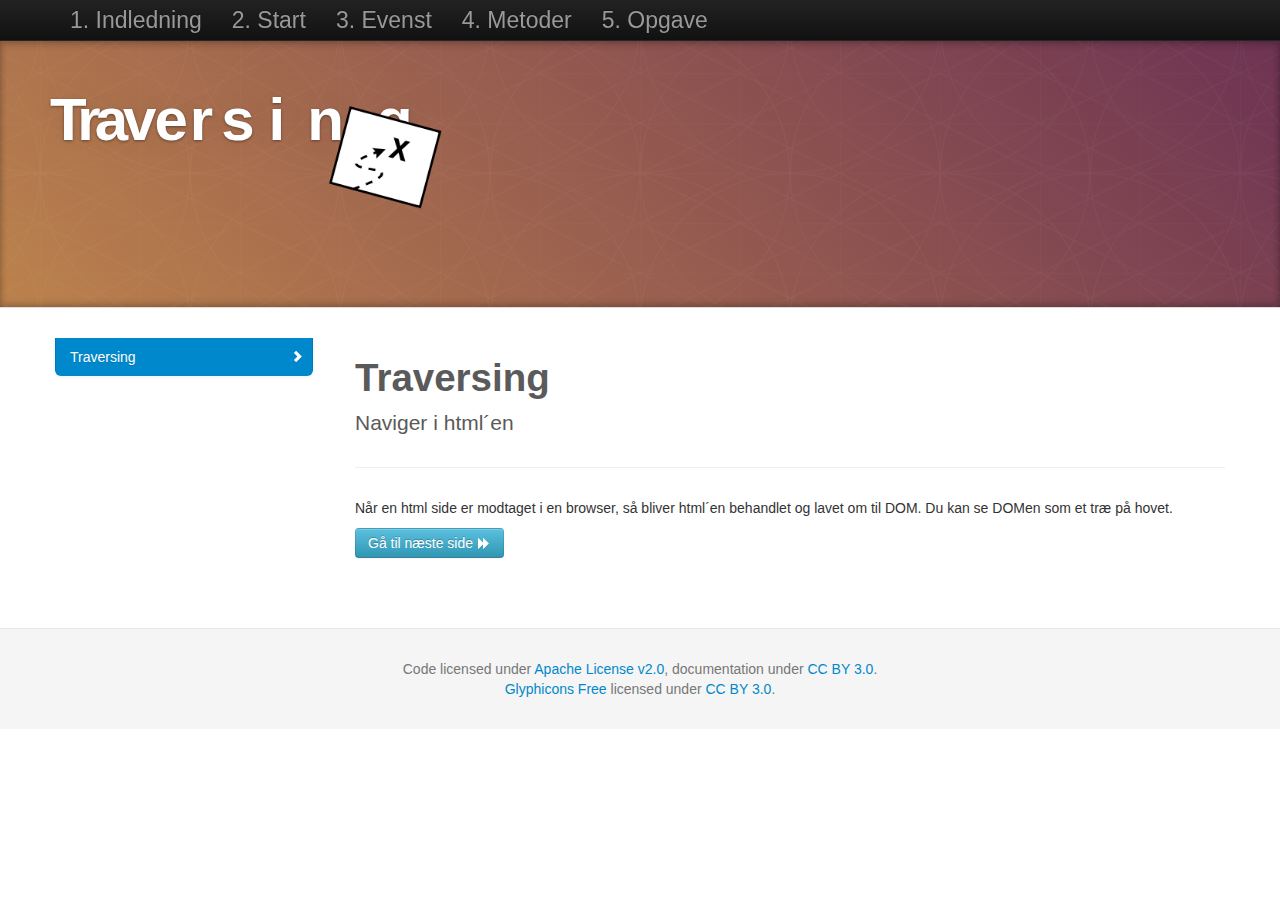
<file: traversing.html>
﻿<!DOCTYPE html>
<html lang="en">
<head>
    <meta charset="utf-8">
    <title>Events</title>
    <meta name="viewport" content="width=device-width, initial-scale=1.0">
    <meta name="description" content="">
    <meta name="author" content="Johan Hallager / JH">

    <!-- Le styles -->
    <link href="assets/css/bootstrap.css" rel="stylesheet">
    <link href="assets/css/bootstrap-responsive.css" rel="stylesheet">
    <link href="assets/css/docs.css" rel="stylesheet">
    <link href="assets/js/google-code-prettify/prettify.css" rel="stylesheet">

    <!-- Le HTML5 shim, for IE6-8 support of HTML5 elements -->
    <!--[if lt IE 9]>
      <script src="assets/js/html5shiv.js"></script>
    <![endif]-->
    <!-- Le fav and touch icons -->
    <link rel="apple-touch-icon-precomposed" sizes="144x144" href="assets/ico/apple-touch-icon-144-precomposed.png">
    <link rel="apple-touch-icon-precomposed" sizes="114x114" href="assets/ico/apple-touch-icon-114-precomposed.png">
    <link rel="apple-touch-icon-precomposed" sizes="72x72" href="assets/ico/apple-touch-icon-72-precomposed.png">
    <link rel="apple-touch-icon-precomposed" href="assets/ico/apple-touch-icon-57-precomposed.png">
    <link rel="shortcut icon" href="assets/ico/favicon.png">
    <link href="assets/css/app.css" rel="stylesheet">
    <style>
        table tbody tr td:first-child {
            min-width: 150px;
        }
    </style>
</head>

<body data-spy="scroll" data-target=".bs-docs-sidebar">

    <!-- Navbar
    ================================================== -->
    <div id="menu" class="navbar navbar-inverse navbar-fixed-top">
        <div class="navbar-inner">
            <div class="container">
                <button type="button" class="btn btn-navbar" data-toggle="collapse" data-target=".nav-collapse">
                    <span class="icon-bar"></span>
                    <span class="icon-bar"></span>
                    <span class="icon-bar"></span>
                </button>
                <!-- <a class="brand" href="./index.html">Bootstrap</a>-->
                <div class="nav-collapse collapse">
                    <ul class="nav">
                        <li class="">
                            <a href="./index.html">1. Indledning</a>
                        </li>
                        <li class="">
                            <a href="./start.html">2. Start</a>
                        </li>
                        <li class="">
                            <a href="./events.html">3. Evenst</a>
                        </li>
                        <li class="">
                            <a href="./method.html">4. Metoder</a>
                        </li>
                        <!--
                        <li class="active">
                            <a href="traversing.html">traversing *</a>
                        </li>
                            -->
                        <li class="">
                            <a href="./opgave.html">5. Opgave</a>
                        </li>
                    </ul>
                </div>
            </div>
        </div>
    </div>

    <!-- Subhead
    ================================================== -->
    <header class="jumbotron subhead" id="overview">
        <div class="container">
            <h1 id="title-name">Traversing</h1>
            <img style="position: relative; left: 100%; opacity: 0; " src="assets/doc/billeder/map.png" />
        </div>
    </header>


    <div class="container">

        <!-- Docs nav
        ================================================== -->
        <div class="row">
            <div class="span3 bs-docs-sidebar">
                <ul class="nav nav-list bs-docs-sidenav">
                    <!--    <li class="active"><a href="#indledning"><i class="icon-chevron-right"></i>Indledning</a></li>
                    <li><a href="#file-structure"><i class="icon-chevron-right"></i> File structure</a></li>
                    <li><a href="#contents"><i class="icon-chevron-right"></i> What's included</a></li>
                    <li><a href="#html-template"><i class="icon-chevron-right"></i> HTML template</a></li>
                    <li><a href="#examples"><i class="icon-chevron-right"></i> Examples</a></li>
                    <li><a href="#what-next"><i class="icon-chevron-right"></i> What next?</a></li>-->
                </ul>
            </div>
            <div class="span9">

                <!-- For at gøre klar til opgave galleri -->
                <section>
                    <div class="page-header">
                        <h1>Traversing</h1>
                        <p class="lead">
                            Naviger i html´en
                        </p>
                    </div>
                    <p>Når en html side er modtaget i en browser, så bliver html´en behandlet og lavet om til DOM. Du kan se DOMen som et træ på hovet.</p>
                    <!-- Img træ påhovet

                      draw.io
                        https://www.draw.io/#G0B7bsi0D6kZK3VFlYTzZIS3d2VjA
                        del https://drive.google.com/file/d/0B7bsi0D6kZK3VFlYTzZIS3d2VjA/edit?usp=sharing
                    -->
                    <!-- demo http://codepen.io/jhCMK/pen/vmrql -->
                </section>



                <a class="toTop btn btn-info ">Gå til næste side <i class="icon-forward icon-white"></i></a>

            </div>
        </div>

    </div>


    <!-- Footer
    ================================================== -->
    <footer class="footer">
        <div class="container">
            <p>Code licensed under <a href="http://www.apache.org/licenses/LICENSE-2.0" target="_blank">Apache License v2.0</a>, documentation under <a href="http://creativecommons.org/licenses/by/3.0/">CC BY 3.0</a>.</p>
            <p><a href="http://glyphicons.com">Glyphicons Free</a> licensed under <a href="http://creativecommons.org/licenses/by/3.0/">CC BY 3.0</a>.</p>
        </div>
    </footer>

    <div>
        <!--  <a href="#myModal" role="button" class="btn" data-toggle="modal">TODO`S</a>


        <div id="myModal" class="modal hide fade" tabindex="-1" role="dialog" aria-labelledby="myModalLabel" aria-hidden="true">
            <div class="modal-header">
                <button type="button" class="close" data-dismiss="modal" aria-hidden="true">×</button>
                <h3 id="myModalLabel">TODO´S</h3>
            </div>
            <div class="modal-body">
            </div>
            <div class="modal-footer">
                <button class="btn" data-dismiss="modal" aria-hidden="true">Close</button>
            </div>
        </div>-->

    </div>

    <!-- Le javascript
    ================================================== -->
    <!-- Placed at the end of the document so the pages load faster -->
    <script type="text/javascript" src="http://platform.twitter.com/widgets.js"></script>
    <script src="assets/js/jquery.js"></script>
    <script src="assets/js/bootstrap-transition.js"></script>
    <script src="assets/js/bootstrap-alert.js"></script>
    <script src="assets/js/bootstrap-modal.js"></script>
    <script src="assets/js/bootstrap-dropdown.js"></script>
    <script src="assets/js/bootstrap-scrollspy.js"></script>
    <script src="assets/js/bootstrap-tab.js"></script>
    <script src="assets/js/bootstrap-tooltip.js"></script>
    <script src="assets/js/bootstrap-popover.js"></script>
    <script src="assets/js/bootstrap-button.js"></script>
    <script src="assets/js/bootstrap-collapse.js"></script>
    <script src="assets/js/bootstrap-carousel.js"></script>
    <script src="assets/js/bootstrap-typeahead.js"></script>
    <script src="assets/js/bootstrap-affix.js"></script>

    <script src="assets/js/holder/holder.js"></script>
    <script src="assets/js/google-code-prettify/prettify.js"></script>
    <script async src="http://codepen.io/assets/embed/ei.js"></script>
    <script src="assets/js/TweenMax.min.js"></script>
    <script src="assets/js/application.js"></script>
    <script src="assets/js/app.js"></script>
    <script type="text/javascript">
        tl.staggerFrom("#title-name span", 0.8, { left: 200, ease: Back.easeOut }, 0.06, "go").to("img", 0.8, { width: "10%",opacity:1, top: -55, left: "27%", ease: Back.easeOut }, "go+=0.35")
        //.to(".subhead", 0.8, { height: 168 }, "-=0.3")
        ;

    </script>
</body>
</html>
</file>
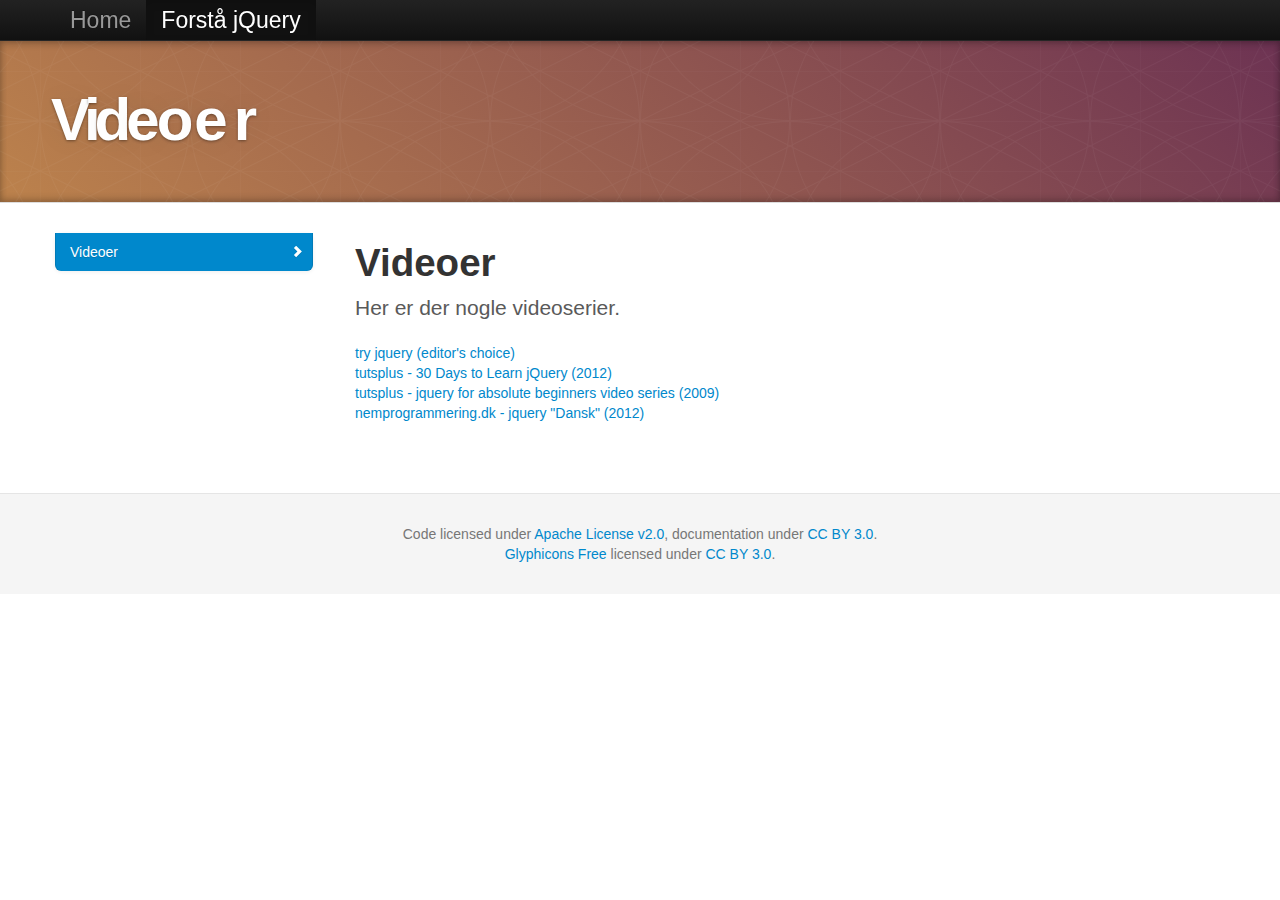
<file: video-liste.html>
﻿<!DOCTYPE html>
<html lang="en">
<head>
    <meta charset="utf-8">
    <title>Kom godt i gang med</title>
    <meta name="viewport" content="width=device-width, initial-scale=1.0">
    <meta name="description" content="">
    <meta name="author" content="Johan Hallager / JH">

    <!-- Le styles -->
    <link href="assets/css/bootstrap.css" rel="stylesheet">
    <link href="assets/css/bootstrap-responsive.css" rel="stylesheet">
    <link href="assets/css/docs.css" rel="stylesheet">
    <link href="assets/js/google-code-prettify/prettify.css" rel="stylesheet">

    <!-- Le HTML5 shim, for IE6-8 support of HTML5 elements -->
    <!--[if lt IE 9]>
      <script src="assets/js/html5shiv.js"></script>
    <![endif]-->
    <!-- Le fav and touch icons -->
    <link rel="apple-touch-icon-precomposed" sizes="144x144" href="assets/ico/apple-touch-icon-144-precomposed.png">
    <link rel="apple-touch-icon-precomposed" sizes="114x114" href="assets/ico/apple-touch-icon-114-precomposed.png">
    <link rel="apple-touch-icon-precomposed" sizes="72x72" href="assets/ico/apple-touch-icon-72-precomposed.png">
    <link rel="apple-touch-icon-precomposed" href="assets/ico/apple-touch-icon-57-precomposed.png">
    <link rel="shortcut icon" href="assets/ico/favicon.png">
    <link href="assets/css/app.css" rel="stylesheet">
    <style>
        table tbody tr td:first-child {
            min-width: 150px;
        }
    </style>
</head>

<body data-spy="scroll" data-target=".bs-docs-sidebar">

    <!-- Navbar
    ================================================== -->
    <div id="menu" class="navbar navbar-inverse navbar-fixed-top">
        <div class="navbar-inner">
            <div class="container">
                <button type="button" class="btn btn-navbar" data-toggle="collapse" data-target=".nav-collapse">
                    <span class="icon-bar"></span>
                    <span class="icon-bar"></span>
                    <span class="icon-bar"></span>
                </button>
                <!-- <a class="brand" href="./index.html">Bootstrap</a>-->
                <div class="nav-collapse collapse">
                    <ul class="nav">
                        <li class="">
                            <a href="./index.html">Home</a>
                        </li>
                        <li class="active">
                            <a href="./start.html">Forstå jQuery</a>
                        </li>
                        <!-- <li class="">
                            <a href="./getting-started.html">Get started</a>
                        </li>
                        <li class="">
                            <a href="./scaffolding.html">Scaffolding</a>
                        </li>
                        <li class="">
                            <a href="./base-css.html">Base CSS</a>
                        </li>
                        <li class="">
                            <a href="./components.html">Components</a>
                        </li>
                        <li class="">
                            <a href="./javascript.html">JavaScript</a>
                        </li>
                        <li class="">
                            <a href="./customize.html">Customize</a>
                        </li>-->
                    </ul>
                </div>
            </div>
        </div>
    </div>

    <!-- Subhead
    ================================================== -->
    <header class="jumbotron subhead" id="overview">
        <div class="container">
            <h1 id="title-name">Videoer </h1>

        </div>
    </header>


    <div class="container">

        <!-- Docs nav
        ================================================== -->
        <div class="row">
            <div class="span3 bs-docs-sidebar">
                <ul class="nav nav-list bs-docs-sidenav">
                    <!--    <li class="active"><a href="#indledning"><i class="icon-chevron-right"></i>Indledning</a></li>
                    <li><a href="#file-structure"><i class="icon-chevron-right"></i> File structure</a></li>
                    <li><a href="#contents"><i class="icon-chevron-right"></i> What's included</a></li>
                    <li><a href="#html-template"><i class="icon-chevron-right"></i> HTML template</a></li>
                    <li><a href="#examples"><i class="icon-chevron-right"></i> Examples</a></li>
                    <li><a href="#what-next"><i class="icon-chevron-right"></i> What next?</a></li>-->
                </ul>
            </div>
            <div class="span9">




                <!-- ContentsIndledning
                ================================================== -->
                <section id="deom01">
                    <h1>Videoer</h1>

                    <p class="lead">Her er der nogle videoserier.</p>
                    <a href="http://try.jquery.com/levels/1/challenges/1">try jquery (editor's choice)</a>
                    <br />
                    <a href="http://freecourses.tutsplus.com/30-days-to-learn-jquery/" target="_blank">tutsplus - 30 Days to Learn jQuery (2012)</a>
                    <br />
                    <a href="http://blog.themeforest.net/tutorials/jquery-for-absolute-beginners-video-series/" target="_blank">tutsplus - jquery for absolute beginners video series (2009)</a>
                    <br />
                    <a href="http://www.nemprogrammering.dk/Tutorials/jQuery/jQuery_kursus_guides.php">nemprogrammering.dk - jquery "Dansk" (2012)</a>

                </section>






                <!--<a class="toTop btn btn-info ">Gå til næste side <i class="icon-forward icon-white"></i></a>-->

            </div>
        </div>

    </div>


    <!-- Footer
    ================================================== -->
    <footer class="footer">
        <div class="container">
            <p>Code licensed under <a href="http://www.apache.org/licenses/LICENSE-2.0" target="_blank">Apache License v2.0</a>, documentation under <a href="http://creativecommons.org/licenses/by/3.0/">CC BY 3.0</a>.</p>
            <p><a href="http://glyphicons.com">Glyphicons Free</a> licensed under <a href="http://creativecommons.org/licenses/by/3.0/">CC BY 3.0</a>.</p>
        </div>
    </footer>

    <div>
        <!--  <a href="#myModal" role="button" class="btn" data-toggle="modal">TODO`S</a>


        <div id="myModal" class="modal hide fade" tabindex="-1" role="dialog" aria-labelledby="myModalLabel" aria-hidden="true">
            <div class="modal-header">
                <button type="button" class="close" data-dismiss="modal" aria-hidden="true">×</button>
                <h3 id="myModalLabel">TODO´S</h3>
            </div>
            <div class="modal-body">
            </div>
            <div class="modal-footer">
                <button class="btn" data-dismiss="modal" aria-hidden="true">Close</button>
            </div>
        </div>-->

    </div>

    <!-- Le javascript
    ================================================== -->
    <!-- Placed at the end of the document so the pages load faster -->
    <script type="text/javascript" src="http://platform.twitter.com/widgets.js"></script>
    <script src="assets/js/jquery.js"></script>
    <script src="assets/js/bootstrap-transition.js"></script>
    <script src="assets/js/bootstrap-alert.js"></script>
    <script src="assets/js/bootstrap-modal.js"></script>
    <script src="assets/js/bootstrap-dropdown.js"></script>
    <script src="assets/js/bootstrap-scrollspy.js"></script>
    <script src="assets/js/bootstrap-tab.js"></script>
    <script src="assets/js/bootstrap-tooltip.js"></script>
    <script src="assets/js/bootstrap-popover.js"></script>
    <script src="assets/js/bootstrap-button.js"></script>
    <script src="assets/js/bootstrap-collapse.js"></script>
    <script src="assets/js/bootstrap-carousel.js"></script>
    <script src="assets/js/bootstrap-typeahead.js"></script>
    <script src="assets/js/bootstrap-affix.js"></script>

    <script src="assets/js/holder/holder.js"></script>
    <script src="assets/js/google-code-prettify/prettify.js"></script>
    <script async src="http://codepen.io/assets/embed/ei.js"></script>
    <script src="assets/js/TweenMax.min.js"></script>
    <script src="assets/js/application.js"></script>
    <script src="assets/js/app.js"></script>
    <script type="text/javascript">
        tl.staggerFrom("#title-name span", 0.8, { left: 200, ease: Back.easeOut }, 0.06, "go").to("#logo", 0.8, { width: "50%", height: "50%", top: -50, left: "50%", ease: Back.easeOut }, "go+=0.35")
        //.to(".subhead", 0.8, { height: 168 }, "-=0.3")
        ;

    </script>
</body>
</html>
</file>
<file: assets/js/google-code-prettify/prettify.css>
.com
{
    color: #93a1a1;
}

.lit
{
    color: #195f91;
}

.pun, .opn, .clo
{
    color: #93a1a1;
}

.fun
{
    color: #dc322f;
}

.str, .atv
{
    color: #D14;
}

.kwd, .prettyprint .tag
{
    color: /*#1e347b;*/ #dfc484;
}

.typ, .atn, .dec, .var
{
    color: teal;
}

.pln
{
    color: #48484c;
}

.prettyprint
{
    /*padding: 8px;
  background-color: #f7f7f9;
  border: 1px solid #e1e1e8;*/
    white-space: pre-wrap;
    font: 14px/1.2 Menlo,Monaco,Courier,MonoSpace;
    background: #222;
    color: white;
    padding: 10px;
}

    .prettyprint.linenums
    {
        -webkit-box-shadow: inset 40px 0 0 #222, inset 41px 0 0 #ececf0;
        -moz-box-shadow: inset 40px 0 0 #222, inset 41px 0 0 #ececf0;
        box-shadow: inset 40px 0 0 #222, inset 41px 0 0 #ececf0;
    }

/* Specify class=linenums on a pre to get line numbering */
ol.linenums
{
    margin: 0 0 0 33px; /* IE indents via margin-left */
}

    ol.linenums li
    {
        padding-left: 12px;
        color: #bebec5;
        line-height: 20px;
        /*text-shadow: 0 1px 0 #fff;*/
    }



pre .str
{
    color: #ff8400;
}

pre .kwd
{
    color: #e8ed97;
}

pre .com
{
    color: #999;
}

pre .typ
{
    color: #9a848c;
}

pre .lit
{
    color: #c9783e;
}

pre .pun
{
    color: #eee;
}

pre .pln
{
    color: #feffe7;
}

pre .tag
{
    color: #dfc484;
}

pre .atn
{
    color: #dfc484;
}

pre .atv
{
    color: #8e9c5c;
}

pre .dec
{
    color: #ccc;
}

ol.linenums
{
    margin-left: 43px;
    color: #666;
}
</file>
<file: assets/css/app.css>
﻿.TODO
{
    display: none;
}

body > .navbar
{
    font-size: 23px;
    line-height: 29px;
}

#logo
{
    position: relative;
    height: 286px;
}

    #logo *
    {
        position: absolute;
    }

#title-name
{
    height: 62px;
}

    #title-name span
    {
        position: relative;
    }

.codePinLineNr {
    background-image: url(/Rts.JavaScript.jQuery.kompendie.git/assets/doc/codepinfixlinenr.fw.png);
    padding-left: 24px;
    background-repeat: no-repeat;
}
pre .highlight {
    background-color: #666565;
    border-color: #eed3d7;
}
</file>
<file: assets/css/docs.css>
/* Add additional stylesheets below
-------------------------------------------------- */
/*
  Bootstrap's documentation styles
  Special styles for presenting Bootstrap's documentation and examples
*/



/* Body and structure
-------------------------------------------------- */

body {
  position: relative;
  padding-top: 40px;
}

/* Code in headings */
h3 code {
  font-size: 14px;
  font-weight: normal;
}



/* Tweak navbar brand link to be super sleek
-------------------------------------------------- */

body > .navbar {
  font-size: 13px;
}

/* Change the docs' brand */
body > .navbar .brand {
  padding-right: 0;
  padding-left: 0;
  margin-left: 20px;
  float: right;
  font-weight: bold;
  color: #000;
  text-shadow: 0 1px 0 rgba(255,255,255,.1), 0 0 30px rgba(255,255,255,.125);
  -webkit-transition: all .2s linear;
     -moz-transition: all .2s linear;
          transition: all .2s linear;
}
body > .navbar .brand:hover {
  text-decoration: none;
  text-shadow: 0 1px 0 rgba(255,255,255,.1), 0 0 30px rgba(255,255,255,.4);
}


/* Sections
-------------------------------------------------- */

/* padding for in-page bookmarks and fixed navbar */
section {
  padding-top: 30px;
}
section > .page-header,
section > .lead {
  color: #5a5a5a;
}
section > ul li {
  margin-bottom: 5px;
}

/* Separators (hr) */
.bs-docs-separator {
  margin: 40px 0 39px;
}

/* Faded out hr */
hr.soften {
  height: 1px;
  margin: 70px 0;
  background-image: -webkit-linear-gradient(left, rgba(0,0,0,0), rgba(0,0,0,.1), rgba(0,0,0,0));
  background-image:    -moz-linear-gradient(left, rgba(0,0,0,0), rgba(0,0,0,.1), rgba(0,0,0,0));
  background-image:     -ms-linear-gradient(left, rgba(0,0,0,0), rgba(0,0,0,.1), rgba(0,0,0,0));
  background-image:      -o-linear-gradient(left, rgba(0,0,0,0), rgba(0,0,0,.1), rgba(0,0,0,0));
  border: 0;
}



/* Jumbotrons
-------------------------------------------------- */

/* Base class
------------------------- */
.jumbotron {
  position: relative;
  padding: 40px 0;
  color: #fff;
  text-align: center;
  text-shadow: 0 1px 3px rgba(0,0,0,.4), 0 0 30px rgba(0,0,0,.075);
  background: #020031; /* Old browsers */
  background: -moz-linear-gradient(45deg,  #bc824c 0%, #6d3353 100%); /* FF3.6+ */
  background: -webkit-gradient(linear, left bottom, right top, color-stop(0%,#bc824c), color-stop(100%,#6d3353)); /* Chrome,Safari4+ */
  background: -webkit-linear-gradient(45deg,  #bc824c 0%,#6d3353 100%); /* Chrome10+,Safari5.1+ */
  background: -o-linear-gradient(45deg,  #bc824c 0%,#6d3353 100%); /* Opera 11.10+ */
  background: -ms-linear-gradient(45deg,  #bc824c 0%,#6d3353 100%); /* IE10+ */
  background: linear-gradient(45deg,  #bc824c 0%,#6d3353 100%); /* W3C */
  filter: progid:DXImageTransform.Microsoft.gradient( startColorstr='#020031', endColorstr='#6d3353',GradientType=1 ); /* IE6-9 fallback on horizontal gradient */
  -webkit-box-shadow: inset 0 3px 7px rgba(0,0,0,.2), inset 0 -3px 7px rgba(0,0,0,.2);
     -moz-box-shadow: inset 0 3px 7px rgba(0,0,0,.2), inset 0 -3px 7px rgba(0,0,0,.2);
          box-shadow: inset 0 3px 7px rgba(0,0,0,.2), inset 0 -3px 7px rgba(0,0,0,.2);
}
.jumbotron h1 {
  font-size: 80px;
  font-weight: bold;
  letter-spacing: -1px;
  line-height: 1;
}
.jumbotron p {
  font-size: 24px;
  font-weight: 300;
  line-height: 1.25;
  margin-bottom: 30px;
}

/* Link styles (used on .masthead-links as well) */
.jumbotron a {
  color: #fff;
  color: rgba(255,255,255,.5);
  -webkit-transition: all .2s ease-in-out;
     -moz-transition: all .2s ease-in-out;
          transition: all .2s ease-in-out;
}
.jumbotron a:hover {
  color: #fff;
  text-shadow: 0 0 10px rgba(255,255,255,.25);
}

/* Download button */
.masthead .btn {
  padding: 19px 24px;
  font-size: 24px;
  font-weight: 200;
  color: #fff; /* redeclare to override the `.jumbotron a` */
  border: 0;
  -webkit-border-radius: 6px;
     -moz-border-radius: 6px;
          border-radius: 6px;
  -webkit-box-shadow: inset 0 1px 0 rgba(255,255,255,.1), 0 1px 5px rgba(0,0,0,.25);
     -moz-box-shadow: inset 0 1px 0 rgba(255,255,255,.1), 0 1px 5px rgba(0,0,0,.25);
          box-shadow: inset 0 1px 0 rgba(255,255,255,.1), 0 1px 5px rgba(0,0,0,.25);
  -webkit-transition: none;
     -moz-transition: none;
          transition: none;
}
.masthead .btn:hover {
  -webkit-box-shadow: inset 0 1px 0 rgba(255,255,255,.1), 0 1px 5px rgba(0,0,0,.25);
     -moz-box-shadow: inset 0 1px 0 rgba(255,255,255,.1), 0 1px 5px rgba(0,0,0,.25);
          box-shadow: inset 0 1px 0 rgba(255,255,255,.1), 0 1px 5px rgba(0,0,0,.25);
}
.masthead .btn:active {
  -webkit-box-shadow: inset 0 2px 4px rgba(0,0,0,.1), 0 1px 0 rgba(255,255,255,.1);
     -moz-box-shadow: inset 0 2px 4px rgba(0,0,0,.1), 0 1px 0 rgba(255,255,255,.1);
          box-shadow: inset 0 2px 4px rgba(0,0,0,.1), 0 1px 0 rgba(255,255,255,.1);
}


/* Pattern overlay
------------------------- */
.jumbotron .container {
  position: relative;
  z-index: 2;
}
.jumbotron:after {
  content: '';
  display: block;
  position: absolute;
  top: 0;
  right: 0;
  bottom: 0;
  left: 0;
  background: url(../img/bs-docs-masthead-pattern.png) repeat center center;
  opacity: .4;
}
@media
only screen and (-webkit-min-device-pixel-ratio: 2),
only screen and (   min--moz-device-pixel-ratio: 2),
only screen and (     -o-min-device-pixel-ratio: 2/1) {

  .jumbotron:after {
    background-size: 150px 150px;
  }

}

/* Masthead (docs home)
------------------------- */
.masthead {
  padding: 70px 0 80px;
  margin-bottom: 0;
  color: #fff;
}
.masthead h1 {
  font-size: 120px;
  line-height: 1;
  letter-spacing: -2px;
}
.masthead p {
  font-size: 40px;
  font-weight: 200;
  line-height: 1.25;
}

/* Textual links in masthead */
.masthead-links {
  margin: 0;
  list-style: none;
}
.masthead-links li {
  display: inline;
  padding: 0 10px;
  color: rgba(255,255,255,.25);
}

/* Social proof buttons from GitHub & Twitter */
.bs-docs-social {
  padding: 15px 0;
  text-align: center;
  background-color: #f5f5f5;
  border-top: 1px solid #fff;
  border-bottom: 1px solid #ddd;
}

/* Quick links on Home */
.bs-docs-social-buttons {
  margin-left: 0;
  margin-bottom: 0;
  padding-left: 0;
  list-style: none;
}
.bs-docs-social-buttons li {
  display: inline-block;
  padding: 5px 8px;
  line-height: 1;
  *display: inline;
  *zoom: 1;
}

/* Subhead (other pages)
------------------------- */
.subhead {
  text-align: left;
  border-bottom: 1px solid #ddd;
}
.subhead h1 {
  font-size: 60px;
}
.subhead p {
  margin-bottom: 20px;
}
.subhead .navbar {
  display: none;
}



/* Marketing section of Overview
-------------------------------------------------- */

.marketing {
  text-align: center;
  color: #5a5a5a;
}
.marketing h1 {
  margin: 60px 0 10px;
  font-size: 60px;
  font-weight: 200;
  line-height: 1;
  letter-spacing: -1px;
}
.marketing h2 {
  font-weight: 200;
  margin-bottom: 5px;
}
.marketing p {
  font-size: 16px;
  line-height: 1.5;
}
.marketing .marketing-byline {
  margin-bottom: 40px;
  font-size: 20px;
  font-weight: 300;
  line-height: 1.25;
  color: #999;
}
.marketing-img {
  display: block;
  margin: 0 auto 30px;
  max-height: 145px;
}



/* Footer
-------------------------------------------------- */

.footer {
  text-align: center;
  padding: 30px 0;
  margin-top: 70px;
  border-top: 1px solid #e5e5e5;
  background-color: #f5f5f5;
}
.footer p {
  margin-bottom: 0;
  color: #777;
}
.footer-links {
  margin: 10px 0;
}
.footer-links li {
  display: inline;
  padding: 0 2px;
}
.footer-links li:first-child {
  padding-left: 0;
}



/* Special grid styles
-------------------------------------------------- */

.show-grid {
  margin-top: 10px;
  margin-bottom: 20px;
}
.show-grid [class*="span"] {
  background-color: #eee;
  text-align: center;
  -webkit-border-radius: 3px;
     -moz-border-radius: 3px;
          border-radius: 3px;
  min-height: 40px;
  line-height: 40px;
}
.show-grid [class*="span"]:hover {
  background-color: #ddd;
}
.show-grid .show-grid {
  margin-top: 0;
  margin-bottom: 0;
}
.show-grid .show-grid [class*="span"] {
  margin-top: 5px;
}
.show-grid [class*="span"] [class*="span"] {
  background-color: #ccc;
}
.show-grid [class*="span"] [class*="span"] [class*="span"] {
  background-color: #999;
}



/* Mini layout previews
-------------------------------------------------- */
.mini-layout {
  border: 1px solid #ddd;
  -webkit-border-radius: 6px;
     -moz-border-radius: 6px;
          border-radius: 6px;
  -webkit-box-shadow: 0 1px 2px rgba(0,0,0,.075);
     -moz-box-shadow: 0 1px 2px rgba(0,0,0,.075);
          box-shadow: 0 1px 2px rgba(0,0,0,.075);
}
.mini-layout,
.mini-layout .mini-layout-body,
.mini-layout.fluid .mini-layout-sidebar {
  height: 300px;
}
.mini-layout {
  margin-bottom: 20px;
  padding: 9px;
}
.mini-layout div {
  -webkit-border-radius: 3px;
     -moz-border-radius: 3px;
          border-radius: 3px;
}
.mini-layout .mini-layout-body {
  background-color: #dceaf4;
  margin: 0 auto;
  width: 70%;
}
.mini-layout.fluid .mini-layout-sidebar,
.mini-layout.fluid .mini-layout-header,
.mini-layout.fluid .mini-layout-body {
  float: left;
}
.mini-layout.fluid .mini-layout-sidebar {
  background-color: #bbd8e9;
  width: 20%;
}
.mini-layout.fluid .mini-layout-body {
  width: 77.5%;
  margin-left: 2.5%;
}



/* Download page
-------------------------------------------------- */

.download .page-header {
  margin-top: 36px;
}
.page-header .toggle-all {
  margin-top: 5px;
}

/* Space out h3s when following a section */
.download h3 {
  margin-bottom: 5px;
}
.download-builder input + h3,
.download-builder .checkbox + h3 {
  margin-top: 9px;
}

/* Fields for variables */
.download-builder input[type=text] {
  margin-bottom: 9px;
  font-family: Menlo, Monaco, "Courier New", monospace;
  font-size: 12px;
  color: #d14;
}
.download-builder input[type=text]:focus {
  background-color: #fff;
}

/* Custom, larger checkbox labels */
.download .checkbox {
  padding: 6px 10px 6px 25px;
  font-size: 13px;
  line-height: 18px;
  color: #555;
  background-color: #f9f9f9;
  -webkit-border-radius: 3px;
     -moz-border-radius: 3px;
          border-radius: 3px;
  cursor: pointer;
}
.download .checkbox:hover {
  color: #333;
  background-color: #f5f5f5;
}
.download .checkbox small {
  font-size: 12px;
  color: #777;
}

/* Variables section */
#variables label {
  margin-bottom: 0;
}

/* Giant download button */
.download-btn {
  margin: 36px 0 108px;
}
#download p,
#download h4 {
  max-width: 50%;
  margin: 0 auto;
  color: #999;
  text-align: center;
}
#download h4 {
  margin-bottom: 0;
}
#download p {
  margin-bottom: 18px;
}
.download-btn .btn {
  display: block;
  width: auto;
  padding: 19px 24px;
  margin-bottom: 27px;
  font-size: 30px;
  line-height: 1;
  text-align: center;
  -webkit-border-radius: 6px;
     -moz-border-radius: 6px;
          border-radius: 6px;
}



/* Misc
-------------------------------------------------- */

/* Make tables spaced out a bit more */
h2 + table,
h3 + table,
h4 + table,
h2 + .row {
  margin-top: 5px;
}

/* Example sites showcase */
.example-sites {
  xmargin-left: 20px;
}
.example-sites img {
  max-width: 100%;
  margin: 0 auto;
}

.scrollspy-example {
  height: 200px;
  overflow: auto;
  position: relative;
}


/* Fake the :focus state to demo it */
.focused {
  border-color: rgba(82,168,236,.8);
  -webkit-box-shadow: inset 0 1px 3px rgba(0,0,0,.1), 0 0 8px rgba(82,168,236,.6);
     -moz-box-shadow: inset 0 1px 3px rgba(0,0,0,.1), 0 0 8px rgba(82,168,236,.6);
          box-shadow: inset 0 1px 3px rgba(0,0,0,.1), 0 0 8px rgba(82,168,236,.6);
  outline: 0;
}

/* For input sizes, make them display block */
.docs-input-sizes select,
.docs-input-sizes input[type=text] {
  display: block;
  margin-bottom: 9px;
}

/* Icons
------------------------- */
.the-icons {
  margin-left: 0;
  list-style: none;
}
.the-icons li {
  float: left;
  width: 25%;
  line-height: 25px;
}
.the-icons i:hover {
  background-color: rgba(255,0,0,.25);
}

/* Example page
------------------------- */
.bootstrap-examples h4 {
  margin: 10px 0 5px;
}
.bootstrap-examples p {
  font-size: 13px;
  line-height: 18px;
}
.bootstrap-examples .thumbnail {
  margin-bottom: 9px;
  background-color: #fff;
}



/* Bootstrap code examples
-------------------------------------------------- */

/* Base class */
.bs-docs-example {
  position: relative;
  margin: 15px 0;
  padding: 39px 19px 14px;
  *padding-top: 19px;
  background-color: #fff;
  border: 1px solid #ddd;
  -webkit-border-radius: 4px;
     -moz-border-radius: 4px;
          border-radius: 4px;
}

/* Echo out a label for the example */
.bs-docs-example:after {
  content: "Example";
  position: absolute;
  top: -1px;
  left: -1px;
  padding: 3px 7px;
  font-size: 12px;
  font-weight: bold;
  background-color: #f5f5f5;
  border: 1px solid #ddd;
  color: #9da0a4;
  -webkit-border-radius: 4px 0 4px 0;
     -moz-border-radius: 4px 0 4px 0;
          border-radius: 4px 0 4px 0;
}

/* Remove spacing between an example and it's code */
.bs-docs-example + .prettyprint {
  margin-top: -20px;
  padding-top: 15px;
}

/* Tweak examples
------------------------- */
.bs-docs-example > p:last-child {
  margin-bottom: 0;
}
.bs-docs-example .table,
.bs-docs-example .progress,
.bs-docs-example .well,
.bs-docs-example .alert,
.bs-docs-example .hero-unit,
.bs-docs-example .pagination,
.bs-docs-example .navbar,
.bs-docs-example > .nav,
.bs-docs-example blockquote {
  margin-bottom: 5px;
}
.bs-docs-example .pagination {
  margin-top: 0;
}
.bs-navbar-top-example,
.bs-navbar-bottom-example {
  z-index: 1;
  padding: 0;
  height: 90px;
  overflow: hidden; /* cut the drop shadows off */
}
.bs-navbar-top-example .navbar-fixed-top,
.bs-navbar-bottom-example .navbar-fixed-bottom {
  margin-left: 0;
  margin-right: 0;
}
.bs-navbar-top-example {
  -webkit-border-radius: 0 0 4px 4px;
     -moz-border-radius: 0 0 4px 4px;
          border-radius: 0 0 4px 4px;
}
.bs-navbar-top-example:after {
  top: auto;
  bottom: -1px;
  -webkit-border-radius: 0 4px 0 4px;
     -moz-border-radius: 0 4px 0 4px;
          border-radius: 0 4px 0 4px;
}
.bs-navbar-bottom-example {
  -webkit-border-radius: 4px 4px 0 0;
     -moz-border-radius: 4px 4px 0 0;
          border-radius: 4px 4px 0 0;
}
.bs-navbar-bottom-example .navbar {
  margin-bottom: 0;
}
form.bs-docs-example {
  padding-bottom: 19px;
}

/* Images */
.bs-docs-example-images img {
  margin: 10px;
  display: inline-block;
}

/* Tooltips */
.bs-docs-tooltip-examples {
  text-align: center;
  margin: 0 0 10px;
  list-style: none;
}
.bs-docs-tooltip-examples li {
  display: inline;
  padding: 0 10px;
}

/* Popovers */
.bs-docs-example-popover {
  padding-bottom: 24px;
  background-color: #f9f9f9;
}
.bs-docs-example-popover .popover {
  position: relative;
  display: block;
  float: left;
  width: 260px;
  margin: 20px;
}

/* Dropdowns */
.bs-docs-example-submenus {
  min-height: 180px;
}
.bs-docs-example-submenus > .pull-left + .pull-left {
  margin-left: 20px;
}
.bs-docs-example-submenus .dropup > .dropdown-menu,
.bs-docs-example-submenus .dropdown > .dropdown-menu {
  display: block;
  position: static;
  margin-bottom: 5px;
  *width: 180px;
}



/* Responsive docs
-------------------------------------------------- */

/* Utility classes table
------------------------- */
.responsive-utilities th small {
  display: block;
  font-weight: normal;
  color: #999;
}
.responsive-utilities tbody th {
  font-weight: normal;
}
.responsive-utilities td {
  text-align: center;
}
.responsive-utilities td.is-visible {
  color: #468847;
  background-color: #dff0d8 !important;
}
.responsive-utilities td.is-hidden {
  color: #ccc;
  background-color: #f9f9f9 !important;
}

/* Responsive tests
------------------------- */
.responsive-utilities-test {
  margin-top: 5px;
  margin-left: 0;
  list-style: none;
  overflow: hidden; /* clear floats */
}
.responsive-utilities-test li {
  position: relative;
  float: left;
  width: 25%;
  height: 43px;
  font-size: 14px;
  font-weight: bold;
  line-height: 43px;
  color: #999;
  text-align: center;
  border: 1px solid #ddd;
  -webkit-border-radius: 4px;
     -moz-border-radius: 4px;
          border-radius: 4px;
}
.responsive-utilities-test li + li {
  margin-left: 10px;
}
.responsive-utilities-test span {
  position: absolute;
  top:    -1px;
  left:   -1px;
  right:  -1px;
  bottom: -1px;
  -webkit-border-radius: 4px;
     -moz-border-radius: 4px;
          border-radius: 4px;
}
.responsive-utilities-test span {
  color: #468847;
  background-color: #dff0d8;
  border: 1px solid #d6e9c6;
}



/* Sidenav for Docs
-------------------------------------------------- */

.bs-docs-sidenav {
  width: 228px;
  margin: 30px 0 0;
  padding: 0;
  background-color: #fff;
  -webkit-border-radius: 6px;
     -moz-border-radius: 6px;
          border-radius: 6px;
  -webkit-box-shadow: 0 1px 4px rgba(0,0,0,.065);
     -moz-box-shadow: 0 1px 4px rgba(0,0,0,.065);
          box-shadow: 0 1px 4px rgba(0,0,0,.065);
}
.bs-docs-sidenav > li > a {
  display: block;
  width: 190px \9;
  margin: 0 0 -1px;
  padding: 8px 14px;
  border: 1px solid #e5e5e5;
}
.bs-docs-sidenav > li:first-child > a {
  -webkit-border-radius: 6px 6px 0 0;
     -moz-border-radius: 6px 6px 0 0;
          border-radius: 6px 6px 0 0;
}
.bs-docs-sidenav > li:last-child > a {
  -webkit-border-radius: 0 0 6px 6px;
     -moz-border-radius: 0 0 6px 6px;
          border-radius: 0 0 6px 6px;
}
.bs-docs-sidenav > .active > a {
  position: relative;
  z-index: 2;
  padding: 9px 15px;
  border: 0;
  text-shadow: 0 1px 0 rgba(0,0,0,.15);
  -webkit-box-shadow: inset 1px 0 0 rgba(0,0,0,.1), inset -1px 0 0 rgba(0,0,0,.1);
     -moz-box-shadow: inset 1px 0 0 rgba(0,0,0,.1), inset -1px 0 0 rgba(0,0,0,.1);
          box-shadow: inset 1px 0 0 rgba(0,0,0,.1), inset -1px 0 0 rgba(0,0,0,.1);
}
/* Chevrons */
.bs-docs-sidenav .icon-chevron-right {
  float: right;
  margin-top: 2px;
  margin-right: -6px;
  opacity: .25;
}
.bs-docs-sidenav > li > a:hover {
  background-color: #f5f5f5;
}
.bs-docs-sidenav a:hover .icon-chevron-right {
  opacity: .5;
}
.bs-docs-sidenav .active .icon-chevron-right,
.bs-docs-sidenav .active a:hover .icon-chevron-right {
  background-image: url(../img/glyphicons-halflings-white.png);
  opacity: 1;
}
.bs-docs-sidenav.affix {
  top: 40px;
}
.bs-docs-sidenav.affix-bottom {
  position: absolute;
  top: auto;
  bottom: 270px;
}




/* Responsive
-------------------------------------------------- */

/* Desktop large
------------------------- */
@media (min-width: 1200px) {
  .bs-docs-container {
    max-width: 970px;
  }
  .bs-docs-sidenav {
    width: 258px;
  }
  .bs-docs-sidenav > li > a {
    width: 230px \9; /* Override the previous IE8-9 hack */
  }
}

/* Desktop
------------------------- */
@media (max-width: 980px) {
  /* Unfloat brand */
  body > .navbar-fixed-top .brand {
    float: left;
    margin-left: 0;
    padding-left: 10px;
    padding-right: 10px;
  }

  /* Inline-block quick links for more spacing */
  .quick-links li {
    display: inline-block;
    margin: 5px;
  }

  /* When affixed, space properly */
  .bs-docs-sidenav {
    top: 0;
    width: 218px;
    margin-top: 30px;
    margin-right: 0;
  }
}

/* Tablet to desktop
------------------------- */
@media (min-width: 768px) and (max-width: 979px) {
  /* Remove any padding from the body */
  body {
    padding-top: 0;
  }
  /* Widen masthead and social buttons to fill body padding */
  .jumbotron {
    margin-top: -20px; /* Offset bottom margin on .navbar */
  }
  /* Adjust sidenav width */
  .bs-docs-sidenav {
    width: 166px;
    margin-top: 20px;
  }
  .bs-docs-sidenav.affix {
    top: 0;
  }
}

/* Tablet
------------------------- */
@media (max-width: 767px) {
  /* Remove any padding from the body */
  body {
    padding-top: 0;
  }

  /* Widen masthead and social buttons to fill body padding */
  .jumbotron {
    padding: 40px 20px;
    margin-top:   -20px; /* Offset bottom margin on .navbar */
    margin-right: -20px;
    margin-left:  -20px;
  }
  .masthead h1 {
    font-size: 90px;
  }
  .masthead p,
  .masthead .btn {
    font-size: 24px;
  }
  .marketing .span4 {
    margin-bottom: 40px;
  }
  .bs-docs-social {
    margin: 0 -20px;
  }

  /* Space out the show-grid examples */
  .show-grid [class*="span"] {
    margin-bottom: 5px;
  }

  /* Sidenav */
  .bs-docs-sidenav {
    width: auto;
    margin-bottom: 20px;
  }
  .bs-docs-sidenav.affix {
    position: static;
    width: auto;
    top: 0;
  }

  /* Unfloat the back to top link in footer */
  .footer {
    margin-left: -20px;
    margin-right: -20px;
    padding-left: 20px;
    padding-right: 20px;
  }
  .footer p {
    margin-bottom: 9px;
  }
}

/* Landscape phones
------------------------- */
@media (max-width: 480px) {
  /* Remove padding above jumbotron */
  body {
    padding-top: 0;
  }

  /* Change up some type stuff */
  h2 small {
    display: block;
  }

  /* Downsize the jumbotrons */
  .jumbotron h1 {
    font-size: 45px;
  }
  .jumbotron p,
  .jumbotron .btn {
    font-size: 18px;
  }
  .jumbotron .btn {
    display: block;
    margin: 0 auto;
  }

  /* center align subhead text like the masthead */
  .subhead h1,
  .subhead p {
    text-align: center;
  }

  /* Marketing on home */
  .marketing h1 {
    font-size: 30px;
  }
  .marketing-byline {
    font-size: 18px;
  }

  /* center example sites */
  .example-sites {
    margin-left: 0;
  }
  .example-sites > li {
    float: none;
    display: block;
    max-width: 280px;
    margin: 0 auto 18px;
    text-align: center;
  }
  .example-sites .thumbnail > img {
    max-width: 270px;
  }

  /* Do our best to make tables work in narrow viewports */
  table code {
    white-space: normal;
    word-wrap: break-word;
    word-break: break-all;
  }

  /* Examples: dropdowns */
  .bs-docs-example-submenus > .pull-left {
    float: none;
    clear: both;
  }
  .bs-docs-example-submenus > .pull-left,
  .bs-docs-example-submenus > .pull-left + .pull-left {
    margin-left: 0;
  }
  .bs-docs-example-submenus p {
    margin-bottom: 0;
  }
  .bs-docs-example-submenus .dropup > .dropdown-menu,
  .bs-docs-example-submenus .dropdown > .dropdown-menu {
    margin-bottom: 10px;
    float: none;
    max-width: 180px;
  }

  /* Examples: modal */
  .modal-example .modal {
    position: relative;
    top: auto;
    right: auto;
    bottom: auto;
    left: auto;
  }

  /* Tighten up footer */
  .footer {
    padding-top: 20px;
    padding-bottom: 20px;
  }
}
</file>
